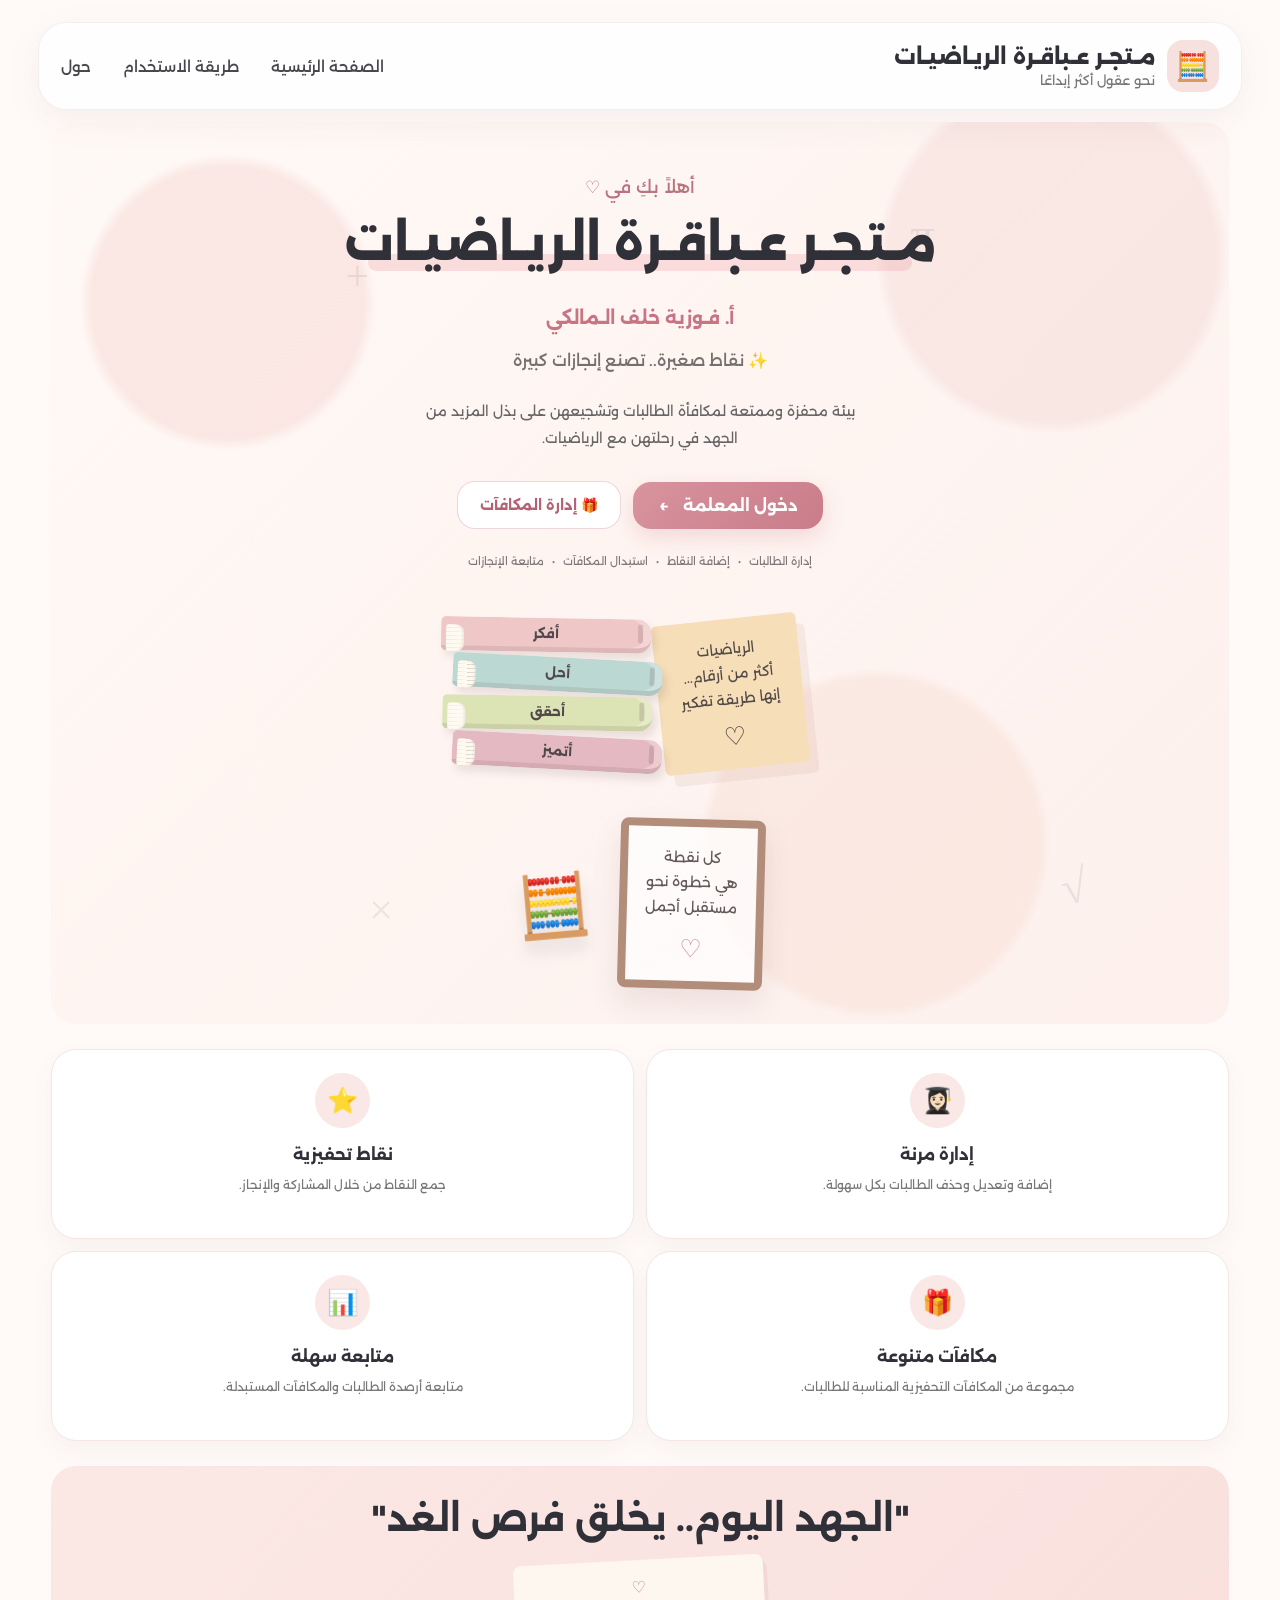
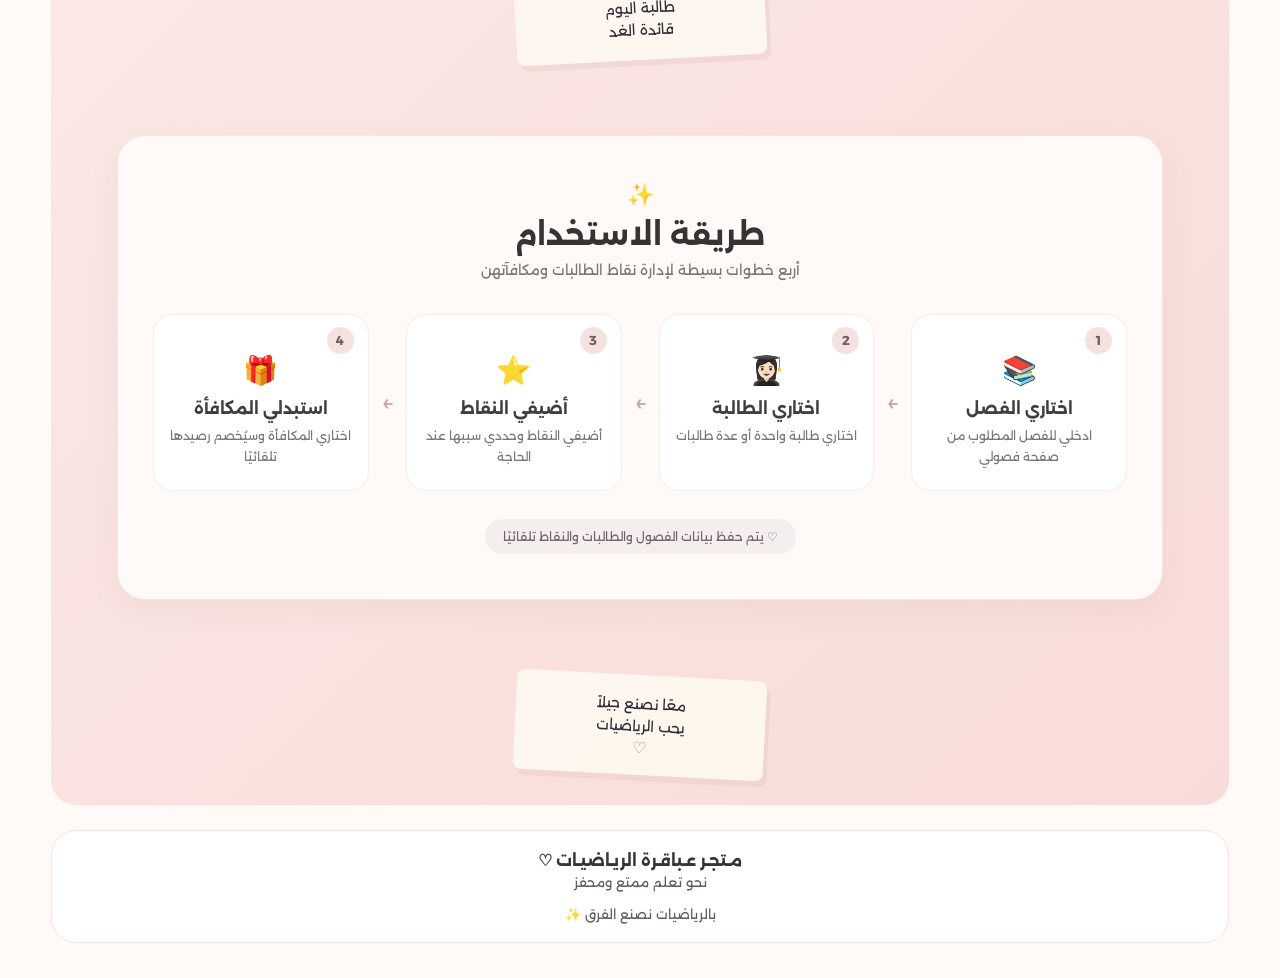
<file: index.html>
<!DOCTYPE html>
<html lang="ar" dir="rtl">

<head>
    <meta charset="UTF-8">

    <meta
        name="viewport"
        content="width=device-width, initial-scale=1.0"
    >

    <title>مـتجـر عـباقـرة الريـاضيـات</title>

    <!-- الخط العربي -->
    <link rel="preconnect" href="https://fonts.googleapis.com">
    <link rel="preconnect" href="https://fonts.gstatic.com" crossorigin>

    <link
    href="https://fonts.googleapis.com/css2?family=Alexandria:wght@400;500;600;700;800&display=swap"
    rel="stylesheet"
>

    <!-- ملف التنسيق -->
    <link rel="stylesheet" href="style.css">
</head>


<body>

    <!-- =========================
         شريط التنقل
    ========================== -->
    <header class="navbar">

        <div class="brand">
            <div class="brand-icon">🧮</div>

            <div>
                <h2>مـتجـر عـباقـرة الريـاضيـات</h2>
                <p>نحو عقول أكثر إبداعًا</p>
            </div>
        </div>


        <nav class="nav-links">
            <a href="#home">الصفحة الرئيسية</a>
            <a href="#about">طريقة الاستخدام</a>
            <a href="#features">حول</a>
        </nav>

    </header>



    <!-- =========================
         الصفحة الرئيسية
    ========================== -->
    <main>

        <section class="hero" id="home">

            <!-- ديكورات رياضية -->
            <span class="math-symbol symbol-one">π</span>
            <span class="math-symbol symbol-two">√</span>
            <span class="math-symbol symbol-three">+</span>
            <span class="math-symbol symbol-four">×</span>


            <!-- الديكور الأيمن -->
            <div class="hero-decoration right-decoration">

                <div class="quote-card">
                    <p>
                        كل نقطة
                        <br>
                        هي خطوة نحو
                        <br>
                        مستقبل أجمل
                    </p>

                    <span>♡</span>
                </div>

                <div class="calculator">
                    🧮
                </div>

            </div>


            <!-- المحتوى الرئيسي -->
            <div class="hero-content">

                <p class="welcome">
                    أهلاً بكِ في ♡
                </p>

                <h1>
                     مـتجـر عـباقـرة الريـاضيـات
                </h1>
<p class="teacher-name">أ. فـوزية خلف الـمالكي</p>
                <h3>
                    ✨ نقاط صغيرة.. تصنع إنجازات كبيرة
                </h3>

                <p class="hero-description">
                    بيئة محفزة وممتعة لمكافأة الطالبات
                    وتشجيعهن على بذل المزيد من الجهد
                    في رحلتهن مع الرياضيات.
                </p>
<div class="hero-main-actions">

    <a href="classes.html" class="main-btn">
        دخول المعلمة
        <span>←</span>
    </a>

    <a href="rewards.html?mode=manage" class="rewards-main-btn">
        🎁 إدارة المكافآت
    </a>

</div>

                <div class="hero-mini-info">
                    <span>إدارة الطالبات</span>
                    <span>•</span>
                    <span>إضافة النقاط</span>
                    <span>•</span>
                    <span>استبدال المكافآت</span>
                    <span>•</span>
                    <span>متابعة الإنجازات</span>
                </div>

            </div>


            <!-- الديكور الأيسر -->
            <div class="hero-decoration left-decoration">

                <div class="sticky-note">
                    <p>
                        الرياضيات
                        <br>
                        أكثر من أرقام...
                        <br>
                        إنها طريقة تفكير
                    </p>

                    <span>♡</span>
                </div>


                <div class="books">
                    <div class="book">أفكر</div>
                    <div class="book">أحل</div>
                    <div class="book">أحقق</div>
                    <div class="book">أتميز</div>
                </div>

            </div>

        </section>



        <!-- =========================
             مميزات النظام
        ========================== -->
        <section class="features" id="features">

            <article class="feature-card">

                <div class="feature-icon">
                    👩🏻‍🎓
                </div>

                <h3>إدارة مرنة</h3>

                <p>
                    إضافة وتعديل وحذف الطالبات
                    بكل سهولة.
                </p>

            </article>


            <article class="feature-card">

                <div class="feature-icon">
                    ⭐
                </div>

                <h3>نقاط تحفيزية</h3>

                <p>
                    جمع النقاط من خلال
                    المشاركة والإنجاز.
                </p>

            </article>


            <article class="feature-card">

                <div class="feature-icon">
                    🎁
                </div>

                <h3>مكافآت متنوعة</h3>

                <p>
                    مجموعة من المكافآت
                    التحفيزية المناسبة للطالبات.
                </p>

            </article>


            <article class="feature-card">

                <div class="feature-icon">
                    📊
                </div>

                <h3>متابعة سهلة</h3>

                <p>
                    متابعة أرصدة الطالبات
                    والمكافآت المستبدلة.
                </p>

            </article>

        </section>



        <!-- =========================
             عبارة تحفيزية
        ========================== -->
        <section class="motivation" id="about">

            <div class="small-note">
                <span>♡</span>
                <p>
                    طالبة اليوم
                    <br>
                    قائدة الغد
                </p>
            </div>
<!-- طريقة الاستخدام -->
<section class="how-to-use" id="how-to-use">

    <div class="how-title">
        <span>✨</span>
        <h2>طريقة الاستخدام</h2>
        <p>أربع خطوات بسيطة لإدارة نقاط الطالبات ومكافآتهن</p>
    </div>

    <div class="how-steps">

        <div class="how-step">
            <span class="step-number">1</span>
            <div class="step-icon">📚</div>
            <h3>اختاري الفصل</h3>
            <p>ادخلي للفصل المطلوب من صفحة فصولي</p>
        </div>

        <div class="how-arrow">←</div>

        <div class="how-step">
            <span class="step-number">2</span>
            <div class="step-icon">👩🏻‍🎓</div>
            <h3>اختاري الطالبة</h3>
            <p>اختاري طالبة واحدة أو عدة طالبات</p>
        </div>

        <div class="how-arrow">←</div>

        <div class="how-step">
            <span class="step-number">3</span>
            <div class="step-icon">⭐</div>
            <h3>أضيفي النقاط</h3>
            <p>أضيفي النقاط وحددي سببها عند الحاجة</p>
        </div>

        <div class="how-arrow">←</div>

        <div class="how-step">
            <span class="step-number">4</span>
            <div class="step-icon">🎁</div>
            <h3>استبدلي المكافأة</h3>
            <p>اختاري المكافأة وسيُخصم رصيدها تلقائيًا</p>
        </div>

    </div>

    <p class="how-note">
        ♡ يتم حفظ بيانات الفصول والطالبات والنقاط تلقائيًا
    </p>

</section>

            <h2>
                "الجهد اليوم.. يخلق فرص الغد"
            </h2>


            <div class="small-note">
                <p>
                    معًا نصنع جيلاً
                    <br>
                    يحب الرياضيات
                </p>
                <span>♡</span>
            </div>

        </section>

    </main>



    <!-- =========================
         الفوتر
    ========================== -->
    <footer>

        <div>
            <strong>مـتجـر عـباقـرة الريـاضيـات ♡</strong>
            <p>نحو تعلم ممتع ومحفز</p>
        </div>

        <p>
            بالرياضيات نصنع الفرق ✨
        </p>

    </footer>



    <!-- ملف JavaScript -->
    <script src="script.js"></script>

</body>

</html>
</file>
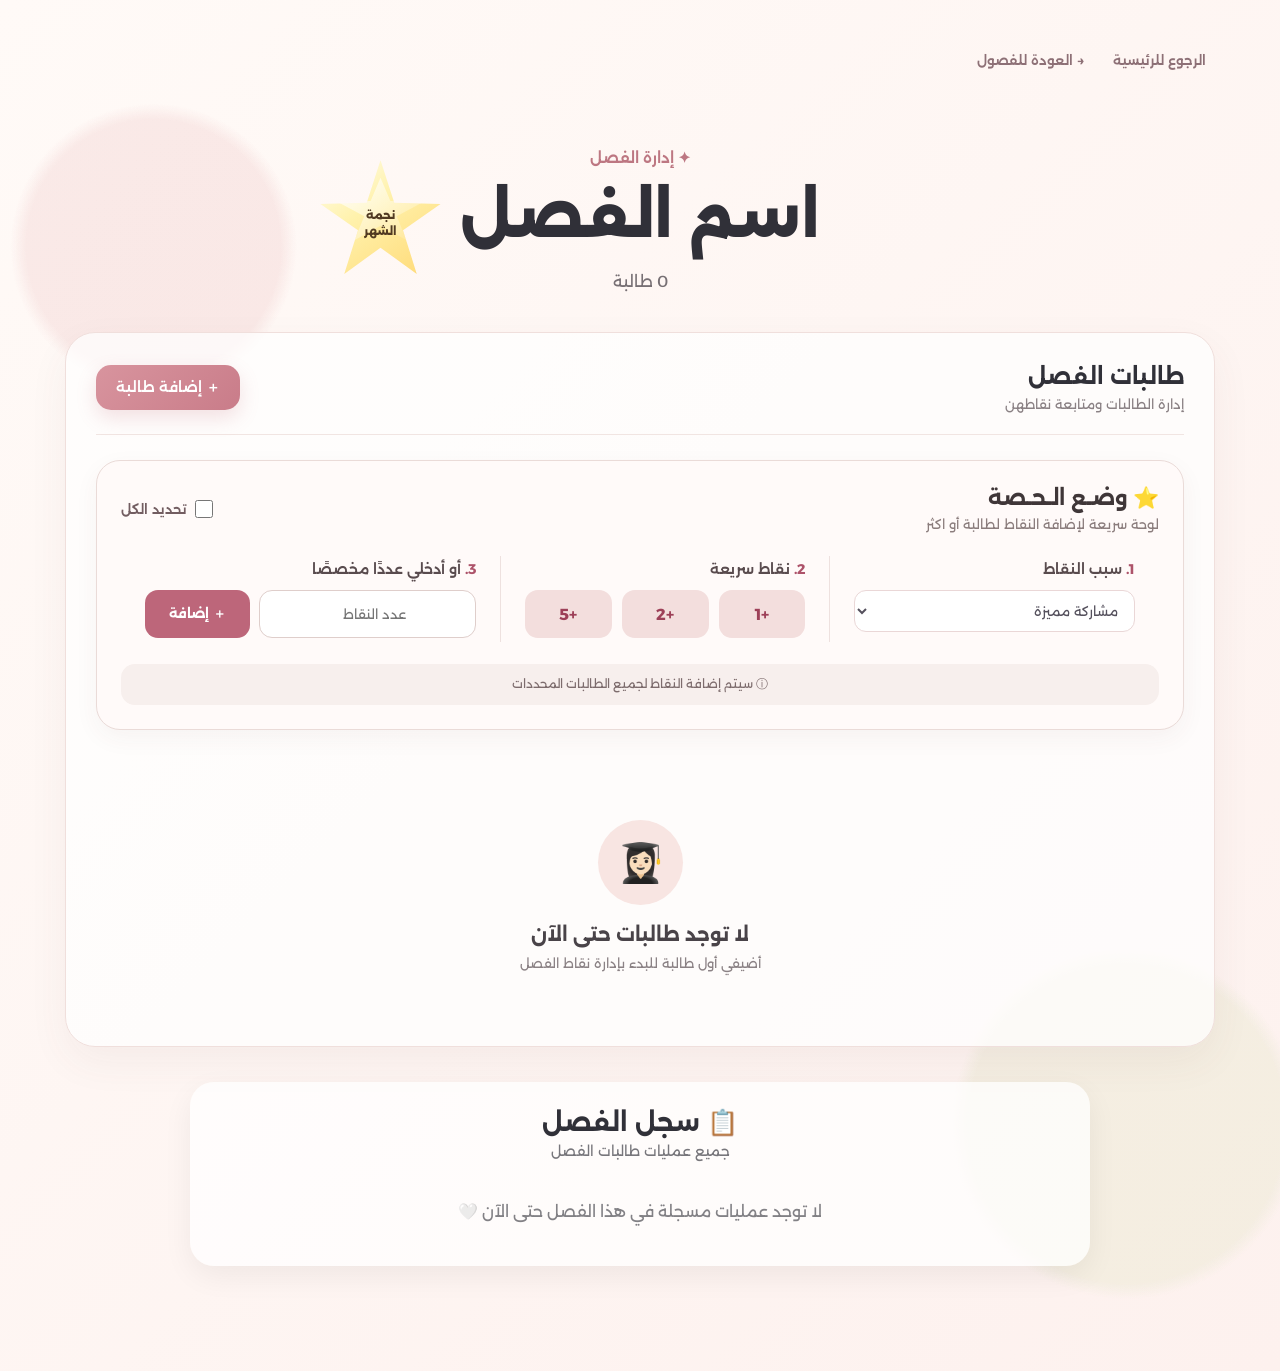
<file: class.html>
<!DOCTYPE html>
<html lang="ar" dir="rtl">

<head>
    <meta charset="UTF-8">

    <meta
        name="viewport"
        content="width=device-width, initial-scale=1.0"
    >

    <title>إدارة الفصل | مـتجـر عـباقـرة الريـاضيـات</title>

    <link rel="preconnect" href="https://fonts.googleapis.com">
    <link rel="preconnect" href="https://fonts.gstatic.com" crossorigin>
<link
    href="https://fonts.googleapis.com/css2?family=Alexandria:wght@400;500;600;700;800&display=swap"
    rel="stylesheet"
>

<link
    href="https://fonts.googleapis.com/css2?family=Aref+Ruqaa:wght@400;700&display=swap"
    rel="stylesheet"
>
<link
    href="https://fonts.googleapis.com/css2?family=Marhey:wght@400;500;600;700&display=swap"
    rel="stylesheet"
>
    <link rel="stylesheet" href="style.css">
</head>

<body>

    <main class="class-page">
<a href="index.html" class="home-link">
     الرجوع للرئيسية
</a>
        <a href="classes.html" class="back-link">
            → العودة للفصول
        </a>

   
<section class="classes-header"> 
    
    <button type="button" id="monthStarBtn" class="month-star-btn">
    <span>نجمة</span>

    <span>الشهر</span>
</button>
            <span class="class-small-title">
                ✦ إدارة الفصل
            </span>

            <h1 id="currentClassName">
                اسم الفصل
            </h1>

            <p>
                <span id="currentStudentsCount">0</span>
                طالبة
            </p>

        </section>


        <section class="students-section">

            <div class="students-section-header">

                <div>
                    <h2>طالبات الفصل</h2>

                    <p>
                        إدارة الطالبات ومتابعة نقاطهن
                    </p>
                </div>

                <button
                    class="add-student-btn"
                    id="addStudentBtn"
                >
                    ＋ إضافة طالبة
                </button>

            </div>
<!-- إضافة نقاط للمحددات -->
<div class="group-points-bar">

    <div class="group-points-heading">

        <div class="group-heading-text">
            <h3>⭐ وضـع الـحـصة</h3>
            <p>لوحة سريعة لإضافة النقاط لطالبة أو اكثر </p>
        </div>

        <label class="select-all-label">
            <input type="checkbox" id="selectAllStudents">
            تحديد الكل
        </label>

    </div>


    <div class="group-points-actions">

        <!-- 1: سبب النقاط -->
        <div class="group-action-block">

            <span class="group-step-title">
                <b>1.</b> سبب النقاط
            </span>

            <select id="pointsReason">
                <option value="مشاركة مميزة">مشاركة مميزة</option>
                <option value="حل الواجب">حل الواجب</option>
                <option value="الالتزام والهدوء">الالتزام والهدوء</option>
                <option value="مساعدة زميلة">مساعدة زميلة</option>
                <option value="تفوق في اختبار">تفوق في اختبار</option>
                <option value="other">أخرى...</option>
            </select>

            <input
                type="text"
                id="customReason"
                placeholder="اكتبي السبب"
                style="display: none;"
            >

        </div>


        <!-- 2: نقاط سريعة -->
        <div class="group-action-block">

            <span class="group-step-title">
                <b>2.</b> نقاط سريعة
            </span>

            <div class="quick-group-buttons">

                <button
                    class="group-point-btn"
                    data-points="1"
                >
                    +1
                </button>

                <button
                    class="group-point-btn"
                    data-points="2"
                >
                    +2
                </button>

                <button
                    class="group-point-btn"
                    data-points="5"
                >
                    +5
                </button>

            </div>

        </div>


        <!-- 3: عدد مخصص -->
        <div class="group-action-block">

            <span class="group-step-title">
                <b>3.</b> أو أدخلي عددًا مخصصًا
            </span>

            <div class="custom-points-row">

                <input
                    type="number"
                    id="customGroupPoints"
                    min="1"
                    placeholder="عدد النقاط"
                >

                <button id="addCustomGroupPoints">
                    ＋ إضافة
                </button>

            </div>

        </div>

    </div>


    <div class="group-points-note">
        ⓘ سيتم إضافة النقاط لجميع الطالبات المحددات
    </div>

</div>

            <div
                class="students-grid"
                id="studentsGrid"
            ></div>


            <div
                class="empty-students"
                id="emptyStudents"
            >

                <div class="empty-student-icon">
                    👩🏻‍🎓
                </div>

                <h3>
                    لا توجد طالبات حتى الآن
                </h3>

                <p>
                    أضيفي أول طالبة للبدء بإدارة نقاط الفصل
                </p>

            </div>

        </section>
<!-- سجل الفصل العام -->
<section class="class-history-section">

    <div class="class-history-title">
        <h2>📋 سجل الفصل</h2>
        <p>جميع عمليات طالبات الفصل</p>
    </div>

    <div
        class="class-history-list"
        id="classHistoryList">
    </div>

    <p
        class="empty-class-history"
        id="emptyClassHistory">
        لا توجد عمليات مسجلة في هذا الفصل حتى الآن 🤍
    </p>

</section>
    </main>

<!-- نافذة إضافة طالبة -->
<div class="modal-overlay" id="studentModal">

    <div class="class-modal">

        <button
            class="close-modal"
            id="closeStudentModal"
        >
            ×
        </button>

        <div class="modal-icon">👩🏻‍🎓</div>

        <h2>إضافة طالبة</h2>

        <p>
            اكتبي اسم الطالبة لإضافتها إلى هذا الفصل
        </p>

        <input
            type="text"
            id="studentNameInput"
            placeholder="اسم الطالبة"
            maxlength="60"
            autocomplete="off"
        >

        <button
            class="save-class-btn"
            id="saveStudentBtn"
        >
            إضافة الطالبة
        </button>

    </div>

</div>
</div>
<!-- =========================
     لعبة نجمة الشهر
========================= -->

<div id="monthStarGame" class="month-star-game">

    <div class="month-star-game-box">

        <button
            type="button"
            id="closeMonthStarGame"
            class="close-star-game"
            aria-label="إغلاق"
        >
            ×
        </button>

        <div class="star-game-icon">⭐</div>

        <span class="star-game-small">
            حان وقت الإعلان
        </span>

        <h2>من هي نجمة الشهر؟</h2>


        <!-- هنا سيظهر العد التنازلي -->
        <div
            id="starCountdown"
            class="star-countdown"
        ></div>

        <!-- هنا ستظهر الفائزة لاحقًا -->
        <div
            id="starWinnerResult"
            class="star-winner-result"
        ></div>

    </div>

</div>
<!-- =========================
     شهادة نجمة الشهر
========================= -->

<div id="starCertificateModal" class="star-certificate-modal">

    <div class="certificate-window">

        <!-- زر الإغلاق -->
        <button
            type="button"
            id="closeStarCertificate"
            class="close-certificate"
            aria-label="إغلاق"
        >
            ×
        </button>


        <!-- الشهادة -->
        <div id="starCertificate" class="star-certificate">
<!-- الزخارف الداخلية -->
<div class="certificate-ornament certificate-ornament-top">
    ❦ ───── ✦ ───── ❦
</div>

<div class="certificate-side-ornament ornament-right">
    ❧
</div>

<div class="certificate-side-ornament ornament-left">
    ❧
</div>


<!-- عنوان الشهادة -->
<h2 class="certificate-title" >
    شهادة شكر وتقدير
</h2>
<div class="certificate-divider">
    <span></span>
    <b>✦</b>
    <span></span>
</div>


<!-- مقدمة -->
<p class="certificate-presented">
    تُهدى هذه الشهادة إلى
</p>


<!-- اسم الطالبة -->
<div class="certificate-name-area">

    <div
        id="certificateStudentName"
        class="certificate-student-name"
    >
        اسم الطالبة
    </div>

    <div class="certificate-name-line">
        ❦
    </div>

</div>


<!-- سبب التكريم -->
<div class="certificate-achievement">

    <p>
        لحصولها على لقب
        <strong>نجمة الشهر</strong>
    </p>

    <p>
        وتحقيقها أعلى رصيد في الفصل
    </p>

</div>


<!-- المعلومات السفلية -->
<div class="certificate-bottom-info">

    <!-- الرصيد -->
    <div class="certificate-detail">

        <span>
            الرصيد
        </span>

        <strong id="certificatePoints">
            —
        </strong>

    </div>


    <!-- الميدالية -->
    <div class="certificate-medal">

        <div class="certificate-laurel">
            ❧
            <span>★</span>
            ❧
        </div>

    </div>


    <!-- الفصل -->
    <div class="certificate-detail">

        <span>
            الفصل
        </span>

        <strong id="certificateClassName">
            —
        </strong>

    </div>

</div>


<!-- العبارة الختامية -->
<div class="certificate-final-message">
    ✦ تستحقين التألق والتميّز ✦
</div>


<div class="certificate-store">
مـتجـر عـباقـرة الريـاضيـات
</div>


<div class="certificate-ornament certificate-ornament-bottom">
    ❦ ───── ✦ ───── ❦
</div>
           
        </div>


        <!-- زر الطباعة -->
        <button
            type="button"
            id="printStarCertificate"
            class="print-certificate-btn"
        >
            🖨️ طباعة / حفظ PDF
        </button>

    </div>

</div>
    <script src="script.js"></script>

</body>

</html>
</file>
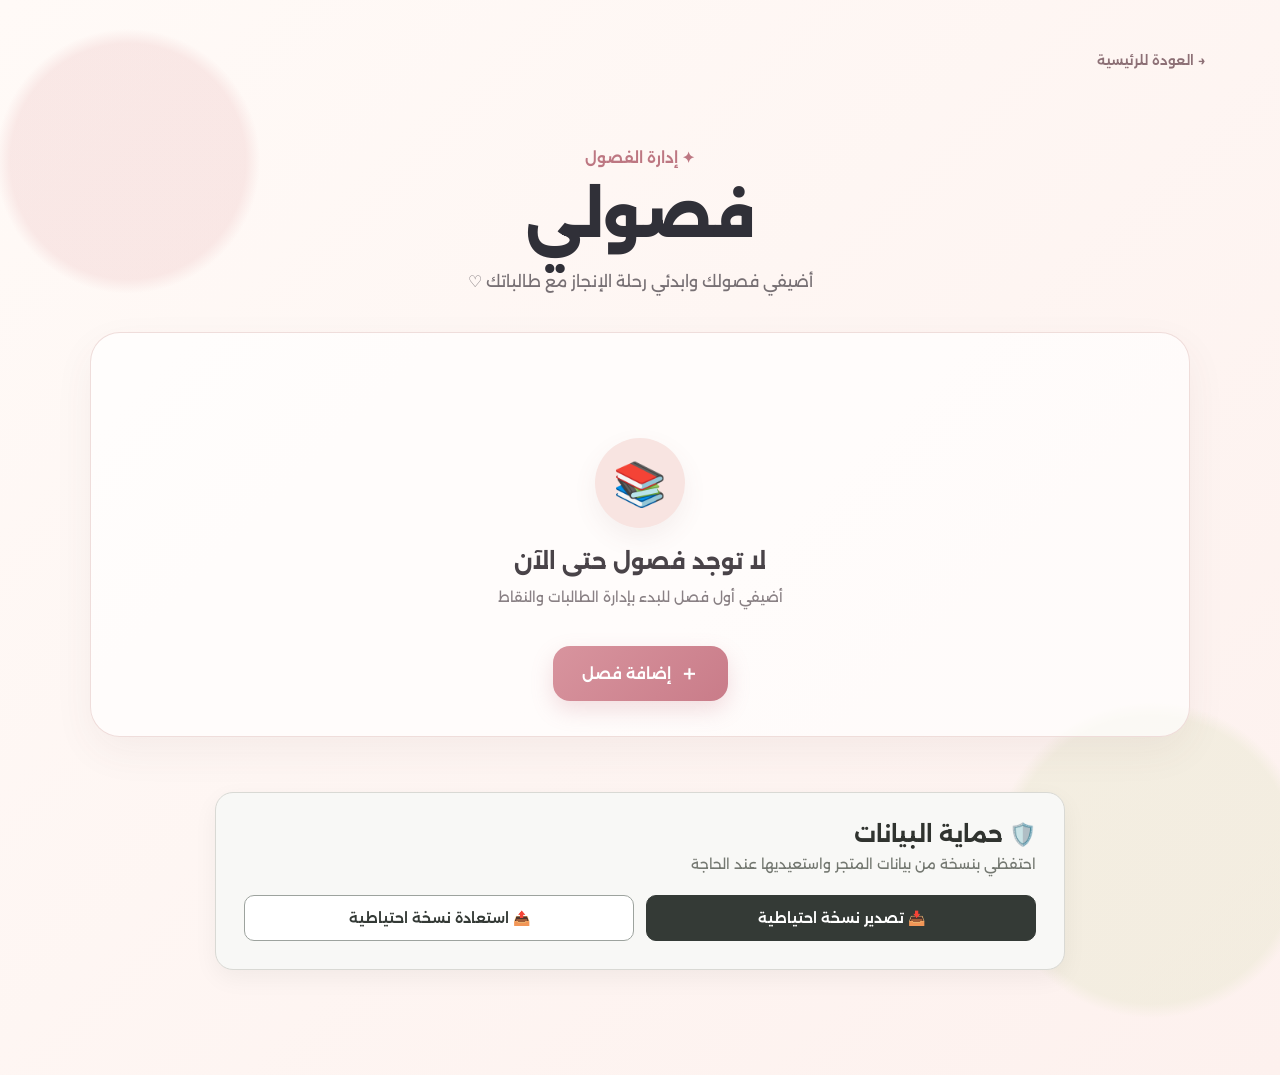
<file: classes.html>
<!DOCTYPE html>
<html lang="ar" dir="rtl">

<head>
    <meta charset="UTF-8">

    <meta
        name="viewport"
        content="width=device-width, initial-scale=1.0"
    >

    <title>فصولي | مـتجـر عـباقـرة الريـاضيـات</title>

    <!-- خط Alexandria -->
    <link rel="preconnect" href="https://fonts.googleapis.com">
    <link rel="preconnect" href="https://fonts.gstatic.com" crossorigin>

    <link
        href="https://fonts.googleapis.com/css2?family=Alexandria:wght@400;500;600;700;800&display=swap"
        rel="stylesheet"
    >

    <!-- نفس ملف CSS -->
    <link rel="stylesheet" href="style.css">
</head>

<body>

    <main class="classes-page">

        <a href="index.html" class="back-link">
            → العودة للرئيسية
        </a>

        <section class="classes-header">
            <span class="classes-small-title">✦ إدارة الفصول</span>

            <h1>فصولي</h1>

            <p>
                أضيفي فصولك وابدئي رحلة الإنجاز مع طالباتك ♡
            </p>
        </section>


        <section class="classes-container">

            <!-- هنا ستظهر الفصول لاحقًا -->
            <div class="classes-grid" id="classesGrid"></div>


            <!-- يظهر إذا لم تتم إضافة أي فصل -->
            <div class="empty-classes" id="emptyClasses">

                <div class="empty-icon">📚</div>

                <h2>لا توجد فصول حتى الآن</h2>

                <p>
                    أضيفي أول فصل للبدء بإدارة الطالبات والنقاط
                </p>

            </div>


            <button class="add-class-btn" id="addClassBtn">
                <span>＋</span>
                إضافة فصل
            </button>

        </section>
<!-- النسخ الاحتياطي -->
<section class="backup-section">

    <div class="backup-title">
        <h2>🛡️ حماية البيانات</h2>
        <p>احتفظي بنسخة من بيانات المتجر واستعيديها عند الحاجة</p>
    </div>

    <div class="backup-actions">

        <button
            type="button"
            id="exportBackupBtn"
            class="export-backup-btn">
            📥 تصدير نسخة احتياطية
        </button>

        <button
            type="button"
            id="importBackupBtn"
            class="import-backup-btn">
            📤 استعادة نسخة احتياطية
        </button>

        <input
            type="file"
            id="backupFileInput"
            accept=".json,application/json"
            hidden>

    </div>

</section>
    </main>

<!-- نافذة إضافة فصل -->
<div class="modal-overlay" id="classModal">

    <div class="class-modal">

        <button class="close-modal" id="closeClassModal">
            ×
        </button>

        <div class="modal-icon">📚</div>

        <h2>إضافة فصل جديد</h2>

        <p>
            اكتبي اسم الفصل الذي تريدين إضافته
        </p>

        <input
            type="text"
            id="classNameInput"
            placeholder="مثال: الصف الأول / أ"
            maxlength="40"
        >

        <button class="save-class-btn" id="saveClassBtn">
            إضافة الفصل
        </button>

    </div>

</div>
    <script src="script.js"></script>

</body>

</html>
</file>
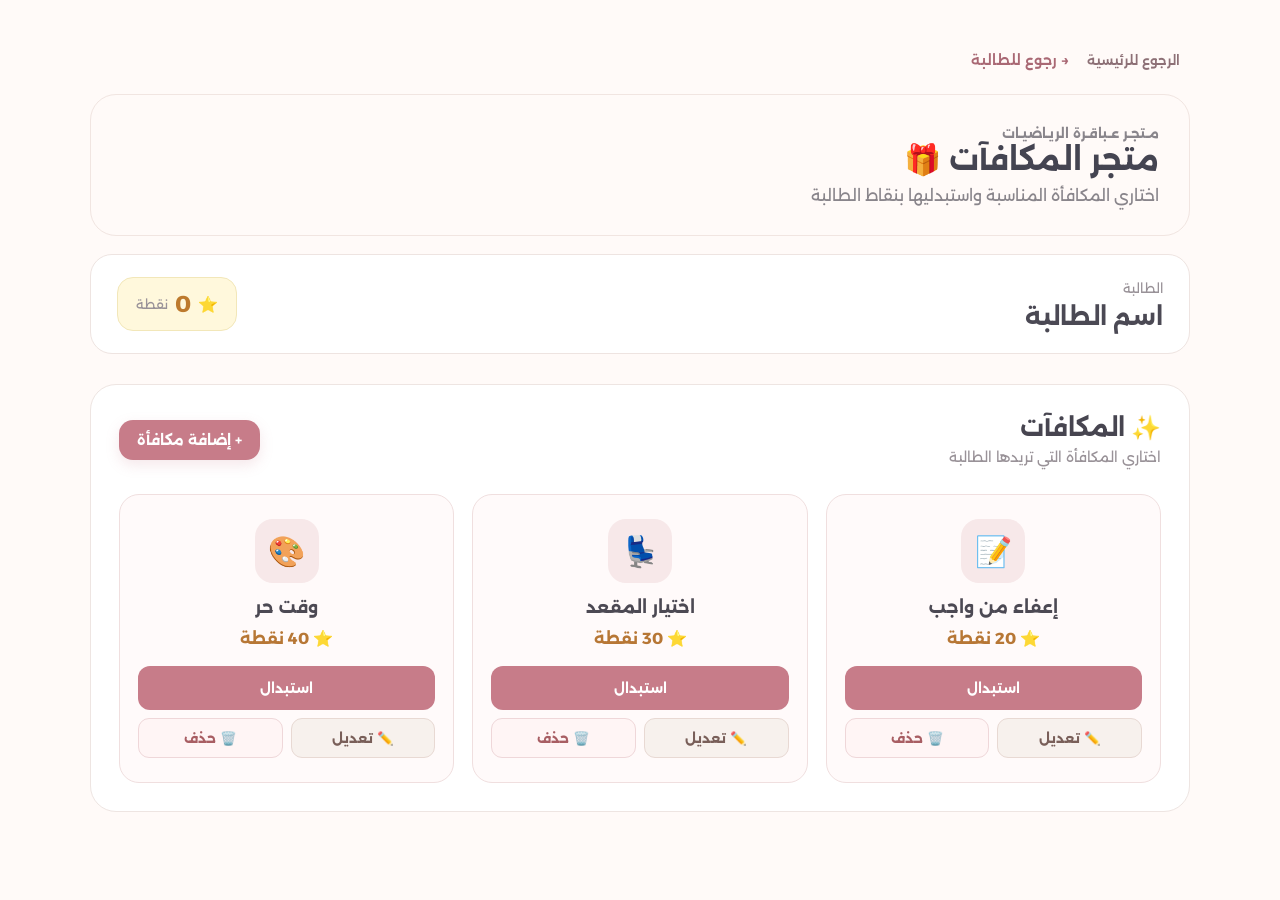
<file: rewards.html>
<!DOCTYPE html>
<html lang="ar" dir="rtl">

<head>
    <meta charset="UTF-8">

    <meta
        name="viewport"
        content="width=device-width, initial-scale=1.0"
    >

    <title>متجر المكافآت 🎁</title>

    <!-- نفس خط الموقع -->
    <link rel="preconnect" href="https://fonts.googleapis.com">
    <link rel="preconnect" href="https://fonts.gstatic.com" crossorigin>

    <link
        href="https://fonts.googleapis.com/css2?family=Alexandria:wght@300;400;500;600;700&display=swap"
        rel="stylesheet"
    >

    <link rel="stylesheet" href="style.css">
</head>


<body>

    <main class="rewards-page">
<a href="index.html" class="home-link">
     الرجوع للرئيسية
</a>
        <!-- الرجوع للطالبة -->
       <a href="student.html" class="rewards-back-btn" id="backToStudentBtn">
   → رجوع للطالبة 
</a>

        <!-- رأس المتجر -->
        <section class="rewards-header">

            <div>
                <p class="rewards-small-title"> مـتجـر عـباقـرة الريـاضيـات</p>
                <h1>متجر المكافآت 🎁</h1>
                <p>
                    اختاري المكافأة المناسبة واستبدليها بنقاط الطالبة
                </p>
            </div>

        </section>


        <!-- معلومات الطالبة -->
        <section class="reward-student-info">

            <div>
                <span>الطالبة</span>

                <h2 id="rewardStudentName">
                    اسم الطالبة
                </h2>
            </div>


            <div class="reward-student-balance">
                ⭐
                <strong id="rewardStudentPoints">0</strong>
                <span>نقطة</span>
            </div>

        </section>


        <!-- المكافآت -->
        <section class="rewards-section">
<div class="rewards-title">

    <div>
        <h2>✨ المكافآت</h2>
        <p>اختاري المكافأة التي تريدها الطالبة</p>
    </div>

    <button
        type="button"
        id="addRewardBtn"
        class="add-reward-btn"
    >
        + إضافة مكافأة
    </button>

</div>


            <div
                class="rewards-grid"
                id="rewardsGrid"
            >

                <!-- سنضيف المكافآت هنا بالجافاسكربت -->

            </div>

        </section>

        <!-- نافذة إضافة مكافأة -->
<div class="reward-modal" id="rewardModal">

    <div class="reward-modal-content">

        <button
            type="button"
            class="close-reward-modal"
            id="closeRewardModal"
        >
            ×
        </button>

        <h2 id="rewardModalTitle">🎁 إضافة مكافأة جديدة</h2>

        <label for="rewardName">اسم المكافأة</label>
        <input
            type="text"
            id="rewardName"
            placeholder="مثال: إعفاء من واجب"
        >

        <label for="rewardPoints">سعر المكافأة بالنقاط</label>
        <input
            type="number"
            id="rewardPoints"
            min="1"
            placeholder="مثال: 20"
        >

        <button
            type="button"
            id="saveRewardBtn"
            class="save-reward-btn"
        >
            إضافة المكافأة
        </button>

    </div>

</div>
    </main>


    <script src="script.js"></script>

</body>

</html>
</file>
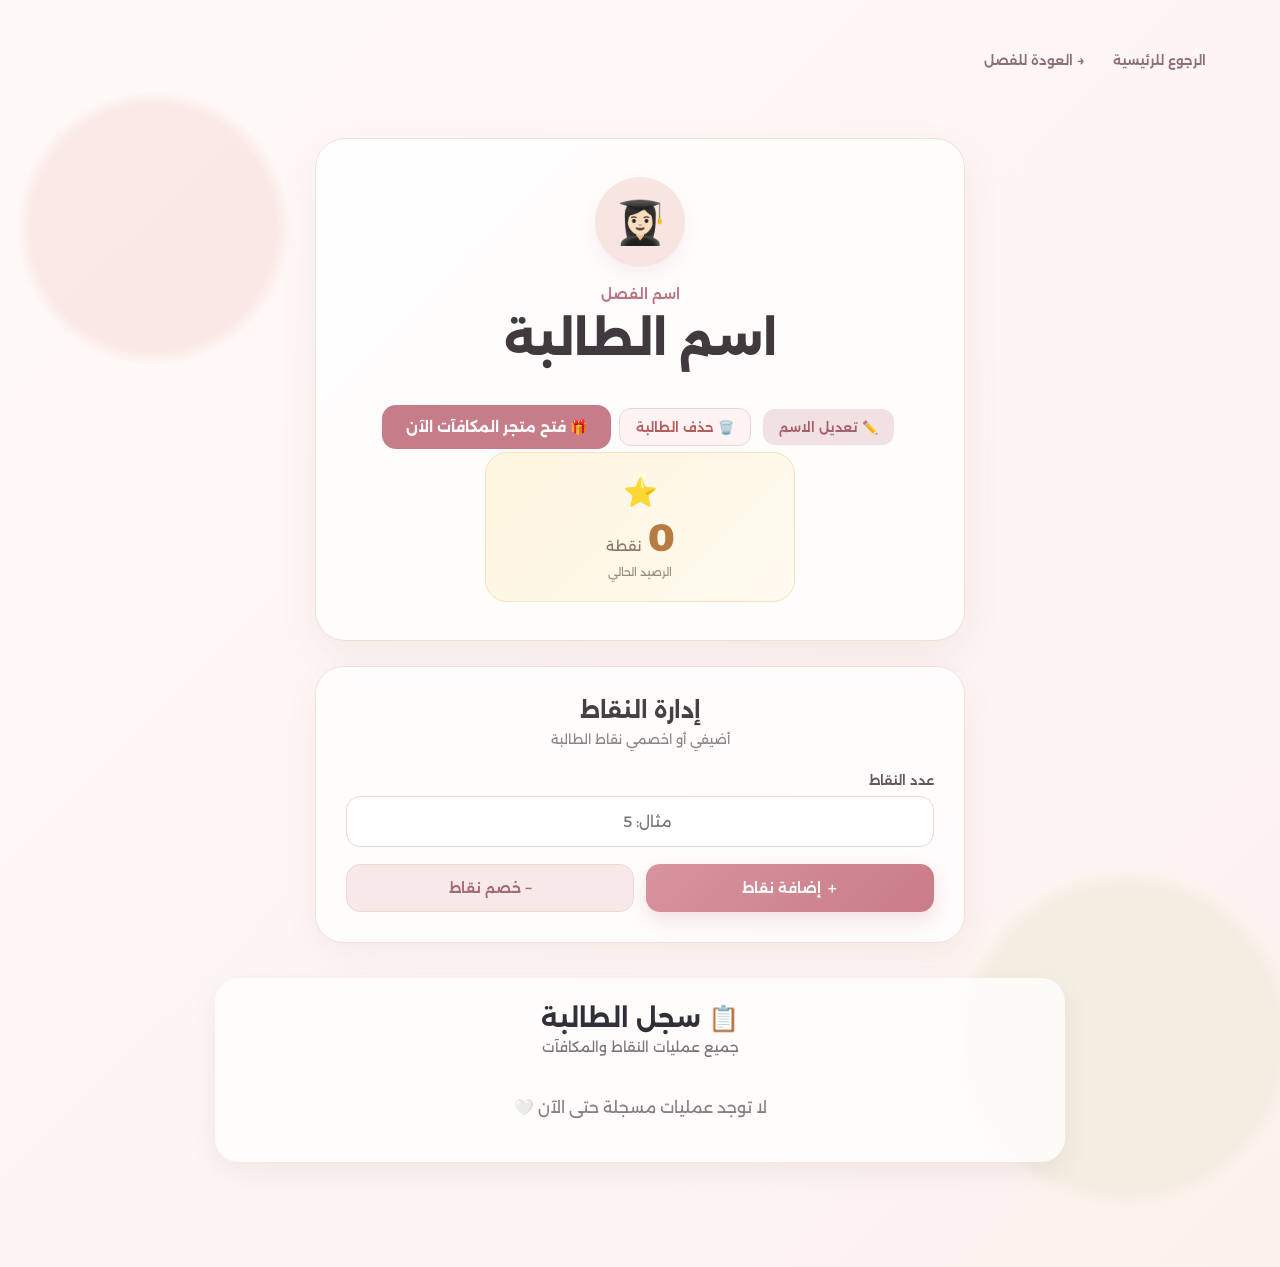
<file: student.html>
<!DOCTYPE html>
<html lang="ar" dir="rtl">

<head>
    <meta charset="UTF-8">

    <meta
        name="viewport"
        content="width=device-width, initial-scale=1.0"
    >

    <title>إدارة الطالبة | معمل الرياضيات</title>

    <link rel="preconnect" href="https://fonts.googleapis.com">
    <link rel="preconnect" href="https://fonts.gstatic.com" crossorigin>

    <link
        href="https://fonts.googleapis.com/css2?family=Alexandria:wght@400;500;600;700;800&display=swap"
        rel="stylesheet"
    >

    <link rel="stylesheet" href="style.css">
</head>

<body>

    <main class="student-page">
<a href="index.html" class="home-link">
  الرجوع للرئيسية
</a>
        <a href="class.html" class="back-link">
            → العودة للفصل
        </a>

        <section class="student-profile">

            <div class="student-profile-avatar">
                👩🏻‍🎓
            </div>

            <p class="student-class-name" id="studentClassName">
                اسم الفصل
            </p>

            <h1 id="studentPageName">
                اسم الطالبة
            </h1>
<button type="button" id="editStudentNameBtn" class="edit-student-name-btn">
    ✏️ تعديل الاسم
</button>
<button type="button" id="deleteStudentBtn" class="delete-student-btn">
    🗑️ حذف الطالبة
</button>
<a href="rewards.html" class="open-rewards-btn">
    🎁 فتح متجر المكافآت الآن
</a>
            <div class="points-balance">

                <span class="points-star">⭐</span>

                <div>
                    <strong id="studentPagePoints">0</strong>
                    <span>نقطة</span>
                </div>

                <p>الرصيد الحالي</p>

            </div>

        </section>


        <section class="points-management">

            <div class="points-title">
                <h2>إدارة النقاط</h2>

                <p>
                    أضيفي أو اخصمي نقاط الطالبة
                </p>
            </div>


            <div class="points-actions">

                <div class="points-input-group">

                    <label for="pointsAmount">
                        عدد النقاط
                    </label>

                    <input
                        type="number"
                        id="pointsAmount"
                        min="1"
                        placeholder="مثال: 5"
                    >

                </div>


                <div class="points-buttons">

                    <button
                        class="add-points-btn"
                        id="addPointsBtn"
                    >
                        ＋ إضافة نقاط
                    </button>

                    <button
                        class="remove-points-btn"
                        id="removePointsBtn"
                    >
                        − خصم نقاط
                    </button>

                </div>

            </div>

        </section>
<!-- سجل الطالبة -->
<section class="student-history-section">

    <div class="student-history-title">
        <h2>📋 سجل الطالبة</h2>
        <p>جميع عمليات النقاط والمكافآت</p>
    </div>

    <div
        class="student-history-list"
        id="studentHistoryList">
    </div>

    <p
        class="empty-student-history"
        id="emptyStudentHistory">
        لا توجد عمليات مسجلة حتى الآن 🤍
    </p>

</section>
    </main>


    <script src="script.js"></script>

</body>

</html>
</file>
<file: style.css>
/* =========================
   إعدادات عامة
========================= */

* {
    margin: 0;
    padding: 0;
    box-sizing: border-box;
}

html {
    scroll-behavior: smooth;
}
body {
    font-family: "Alexandria", sans-serif;
    background: #fffaf8;
    color: #303038;
    overflow-x: hidden;
}

button,
a {
    font-family: inherit;
}

button {
    border: none;
    cursor: pointer;
}


/* =========================
   شريط التنقل
========================= */

.navbar {
    width: min(94%, 1400px);
    min-height: 88px;
    margin: 22px auto 0;
    padding: 14px 22px;

    display: flex;
    align-items: center;
    justify-content: space-between;
    gap: 25px;

    background: rgba(255, 255, 255, 0.82);
    border: 1px solid rgba(208, 137, 147, 0.15);
    border-radius: 28px;

    box-shadow: 0 10px 35px rgba(110, 73, 76, 0.07);

    position: relative;
    z-index: 20;
}

.brand {
    display: flex;
    align-items: center;
    gap: 12px;
}

.brand-icon {
    width: 52px;
    height: 52px;

    display: grid;
    place-items: center;

    background: #f7e1df;
    border-radius: 16px;

    font-size: 28px;
}

.brand h2 {
    font-size: 21px;
    font-weight: 800;
}

.brand p {
    margin-top: 3px;
    font-size: 13px;
    color: #777;
}

.nav-links {
    display: flex;
    align-items: center;
    gap: 32px;
}

.nav-links a {
    color: #46464d;
    text-decoration: none;
    font-size: 15px;
    font-weight: 500;

    transition: 0.25s;
}

.nav-links a:hover {
    color: #c47d88;
}

.teacher-btn,
.main-btn {
    background: linear-gradient(
        135deg,
        #d8949e,
        #c97c89
    );

    color: white;

    border-radius: 18px;

    box-shadow: 0 8px 22px rgba(194, 112, 126, 0.22);

    transition:
        transform 0.25s ease,
        box-shadow 0.25s ease;
}

.teacher-btn {
    padding: 13px 21px;
    font-size: 15px;
}

.teacher-btn:hover,
.main-btn:hover {
    transform: translateY(-3px);
    box-shadow: 0 12px 26px rgba(194, 112, 126, 0.28);
}


/* =========================
   Hero
========================= */

.hero {
    width: min(94%, 1400px);
    min-height: 630px;

    margin: 18px auto 0;
    padding: 65px 45px;

    border-radius: 35px;

    position: relative;

    display: grid;
    grid-template-columns: 1fr 1.5fr 1fr;
    align-items: center;
    gap: 35px;

    overflow: hidden;

    background:
        radial-gradient(
            circle at 15% 20%,
            rgba(240, 188, 187, 0.28) 0 11%,
            transparent 12%
        ),
        radial-gradient(
            circle at 85% 15%,
            rgba(238, 202, 199, 0.30) 0 13%,
            transparent 14%
        ),
        radial-gradient(
            circle at 70% 80%,
            rgba(248, 221, 211, 0.45) 0 15%,
            transparent 16%
        ),
        linear-gradient(
            135deg,
            #fff9f5,
            #fdf0ed
        );
}


/* رموز الرياضيات بالخلفية */

.math-symbol {
    position: absolute;
    color: rgba(108, 100, 100, 0.18);
    font-family: Georgia, serif;
    user-select: none;
}

.symbol-one {
    top: 85px;
    right: 25%;
    font-size: 48px;
}

.symbol-two {
    bottom: 110px;
    right: 12%;
    font-size: 48px;
    transform: rotate(-10deg);
}

.symbol-three {
    top: 130px;
    left: 25%;
    font-size: 42px;
}

.symbol-four {
    bottom: 90px;
    left: 27%;
    font-size: 42px;
}


/* =========================
   منتصف الصفحة
========================= */

.hero-content {
    text-align: center;
    position: relative;
    z-index: 3;
}

.welcome {
    color: #bb737e;
    font-size: 21px;
    font-weight: 500;
    margin-bottom: 16px;
}

.hero-content h1 {
    display: inline-block;

    position: relative;

    font-size: clamp(38px, 4.4vw, 67px);
    line-height: 1.25;
    font-weight: 800;

    margin-bottom: 20px;
}

.hero-content h1::after {
    content: "";

    position: absolute;

    right: 4%;
    bottom: 2px;

    width: 92%;
    height: 17px;

    background: rgba(235, 166, 171, 0.32);

    border-radius: 20px;

    z-index: -1;
}

.hero-content h3 {
    font-size: 20px;
    color: #766f70;
    font-weight: 500;

    margin-bottom: 24px;
}

.hero-description {
    max-width: 580px;

    margin: 0 auto 30px;

    font-size: 17px;
    line-height: 2;
    color: #666;
}

.main-btn {
    min-width: 220px;

    padding: 16px 30px;

    font-size: 18px;
    font-weight: 700;
}

.main-btn span {
    margin-right: 10px;
}

.hero-mini-info {
    margin-top: 25px;

    display: flex;
    justify-content: center;
    flex-wrap: wrap;
    gap: 8px;

    color: #81787a;
    font-size: 13px;
}


/* =========================
   ديكورات Hero
========================= */

.hero-decoration {
    position: relative;
    z-index: 2;
}

.right-decoration {
    display: flex;
    flex-direction: column;
    align-items: center;
    gap: 28px;
}

.quote-card {
    width: 210px;
    min-height: 245px;

    padding: 34px 22px;

    display: flex;
    flex-direction: column;
    justify-content: center;

    text-align: center;

    background: rgba(255, 255, 255, 0.72);

    border: 8px solid #b28d79;
    border-radius: 8px;

    box-shadow: 0 15px 30px rgba(89, 63, 57, 0.10);

    transform: rotate(1.5deg);
}

.quote-card p {
    font-size: 21px;
    line-height: 1.8;
    color: #625958;
}

.quote-card span {
    margin-top: 12px;
    font-size: 25px;
    color: #d38a96;
}

.calculator {
    font-size: 75px;

    transform: rotate(-5deg);

    filter: drop-shadow(
        0 12px 8px rgba(0, 0, 0, 0.10)
    );
}


/* اليسار */

.left-decoration {
    display: flex;
    flex-direction: column;
    align-items: center;
    gap: 35px;
}

.sticky-note {
    width: 210px;
    min-height: 205px;

    padding: 30px 24px;

    background: #f6deb8;

    border-radius: 5px;

    box-shadow: 8px 12px 0 rgba(191, 143, 123, 0.12);

    transform: rotate(-6deg);

    text-align: center;
}

.sticky-note p {
    font-size: 19px;
    line-height: 1.8;
    color: #544b48;
}

.sticky-note span {
    display: block;
    margin-top: 8px;

    font-size: 25px;
}
.books {
    width: 225px;
    display: flex;
    flex-direction: column;
    align-items: center;
    gap: 5px;
    transform: rotate(2deg);
}

.book {
    width: 210px;
    height: 48px;

    position: relative;

    display: flex;
    align-items: center;
    justify-content: center;

    border-radius: 5px 14px 14px 5px;

    font-size: 17px;
    font-weight: 700;
    color: #51494b;

    /* سماكة الكتاب */
    border-bottom: 5px solid rgba(90, 70, 70, 0.12);

    box-shadow:
        4px 6px 8px rgba(83, 60, 60, 0.12),
        inset -8px 0 0 rgba(255,255,255,0.25);
}

/* كعب الكتاب */
.book::before {
    content: "";

    position: absolute;
    right: 8px;
    top: 5px;
    bottom: 5px;

    width: 5px;

    border-radius: 5px;

    background: rgba(100, 70, 75, 0.18);
}

/* شكل الصفحات من الطرف */
.book::after {
    content: "";

    position: absolute;
    left: 5px;
    top: 8px;

    width: 18px;
    height: 27px;

    border-radius: 3px 8px 8px 3px;

    background:
        repeating-linear-gradient(
            to bottom,
            #fffaf1 0px,
            #fffaf1 3px,
            #ddd3c7 4px
        );

    box-shadow: inset -2px 0 2px rgba(0,0,0,0.06);
}


/* نخلي الكتب مو فوق بعض بشكل مثالي */

.book:nth-child(1) {
    background: #efc7c7;
    transform: translateX(-7px) rotate(-1deg);
}

.book:nth-child(2) {
    background: #bcd8d2;
    transform: translateX(6px) rotate(1deg);
}

.book:nth-child(3) {
    background: #dce3b5;
    transform: translateX(-3px) rotate(-1deg);
}

.book:nth-child(4) {
    background: #e5b9c1;
    transform: translateX(8px) rotate(1deg);
}

/* =========================
   المميزات
========================= */

.features {
    width: min(94%, 1400px);

    margin: 25px auto;

    display: grid;
    grid-template-columns: repeat(4, 1fr);
    gap: 18px;
}

.feature-card {
    min-height: 220px;

    padding: 30px 22px;

    text-align: center;

    background: #ffffff;

    border: 1px solid #f4e6e3;
    border-radius: 25px;

    box-shadow: 0 10px 25px rgba(105, 77, 73, 0.05);

    transition:
        transform 0.25s ease,
        box-shadow 0.25s ease;
}

.feature-card:hover {
    transform: translateY(-5px);

    box-shadow: 0 15px 32px rgba(105, 77, 73, 0.10);
}

.feature-icon {
    width: 67px;
    height: 67px;

    margin: 0 auto 17px;

    display: grid;
    place-items: center;

    background: #f9e8e5;

    border-radius: 50%;

    font-size: 30px;
}

.feature-card h3 {
    font-size: 19px;
    margin-bottom: 10px;
}

.feature-card p {
    font-size: 14px;
    line-height: 1.8;
    color: #777;
}


/* =========================
   العبارة التحفيزية
========================= */

.motivation {
    width: min(94%, 1400px);

    margin: 25px auto;

    padding: 38px 50px;

    min-height: 170px;

    display: flex;
    align-items: center;
    justify-content: space-between;
    gap: 35px;

    background:
        linear-gradient(
            135deg,
            #fbe8e5,
            #f8dcd9
        );

    border-radius: 30px;
}

.motivation h2 {
    font-size: clamp(22px, 3vw, 36px);
    text-align: center;
}

.small-note {
    min-width: 165px;

    padding: 18px;

    text-align: center;

    background: rgba(255, 250, 241, 0.90);

    border-radius: 8px;

    transform: rotate(-3deg);

    box-shadow: 4px 6px 0 rgba(144, 94, 88, 0.08);
}

.small-note:last-child {
    transform: rotate(3deg);
}

.small-note p {
    line-height: 1.6;
    font-size: 14px;
}

.small-note span {
    color: #c87d88;
}


/* =========================
   Footer
========================= */

footer {
    width: min(94%, 1400px);

    margin: 25px auto 35px;

    padding: 25px 30px;

    display: flex;
    align-items: center;
    justify-content: space-between;
    gap: 30px;

    background: white;

    border: 1px solid #f1e4e1;
    border-radius: 25px;

    color: #625c5d;
}

footer strong {
    color: #34343a;
}

footer p {
    margin-top: 4px;
    font-size: 13px;
}


/* ========================================
   Tablet
   من 769px إلى 1100px
======================================== */

@media (max-width: 1100px) {

    .navbar {
        padding: 13px 18px;
    }

    .nav-links {
        gap: 15px;
    }

    .nav-links a {
        font-size: 13px;
    }

    .hero {
        min-height: 570px;

        grid-template-columns: 0.75fr 1.5fr 0.75fr;

        padding: 50px 25px;
        gap: 18px;
    }

    .quote-card,
    .sticky-note {
        width: 165px;
    }

    .quote-card {
        min-height: 205px;
        padding: 20px 15px;
    }

    .quote-card p {
        font-size: 17px;
    }

    .sticky-note {
        min-height: 175px;
        padding: 22px 15px;
    }

    .sticky-note p {
        font-size: 16px;
    }

    .books {
        width: 170px;
    }

    .calculator {
        font-size: 58px;
    }

    .features {
        grid-template-columns: repeat(2, 1fr);
    }
}


/* ========================================
   Mobile
======================================== */

@media (max-width: 768px) {

    .navbar {
        width: 92%;

        min-height: auto;

        margin-top: 14px;

        padding: 12px 15px;

        border-radius: 20px;
        flex-wrap: wrap;
    }

    .brand-icon {
        width: 42px;
        height: 42px;

        font-size: 23px;
    }

    .brand h2 {
        font-size: 16px;
    }

    .brand p {
        font-size: 10px;
    }
.nav-links {
    display: flex;
    width: 100%;
    justify-content: center;
    align-items: center;
    gap: 8px;
    order: 3;
    margin-top: 10px;
    flex-wrap: wrap;
}

.nav-links a {
    font-size: 11px;
    padding: 7px 10px;
    border-radius: 10px;
    white-space: nowrap;
}
    }

    .teacher-btn {
        padding: 10px 13px;
        font-size: 12px;
    }


    /* Hero */

    .hero {
        width: 92%;

        min-height: auto;

        margin-top: 12px;

        padding: 55px 20px 35px;

        display: flex;
        flex-direction: column;

        border-radius: 25px;
    }

    .hero-content {
        order: 1;
    }

    .left-decoration {
        order: 2;
    }

    .right-decoration {
        order: 3;
    }

    .welcome {
        font-size: 17px;
    }

    .hero-content h1 {
        font-size: clamp(34px, 10vw, 48px);
    }

    .hero-content h3 {
        font-size: 16px;
        line-height: 1.7;
    }

    .hero-description {
        max-width: 440px;

        font-size: 14px;
        line-height: 1.9;
    }

    .main-btn {
        min-width: 190px;

        padding: 14px 22px;

        font-size: 16px;
    }

    .hero-mini-info {
        font-size: 11px;
    }


    /* ديكورات الجوال */

    .left-decoration,
    .right-decoration {
        width: 100%;

        flex-direction: row;
        justify-content: center;

        margin-top: 15px;
    }

    .sticky-note,
    .quote-card {
        width: 145px;
        min-height: 150px;

        padding: 18px 12px;
    }

    .sticky-note p,
    .quote-card p {
        font-size: 14px;
    }

    .books {
        width: 145px;
    }

    .book {
        height: 34px;
        font-size: 13px;
    }

    .calculator {
        font-size: 60px;
    }

    .math-symbol {
        opacity: 0.65;
    }


    /* Features */

    .features {
        width: 92%;

        grid-template-columns: repeat(2, 1fr);

        gap: 12px;
    }

    .feature-card {
        min-height: 190px;

        padding: 23px 12px;
    }

    .feature-icon {
        width: 55px;
        height: 55px;

        font-size: 25px;
    }

    .feature-card h3 {
        font-size: 16px;
    }

    .feature-card p {
        font-size: 12px;
    }


    /* Motivation */

    .motivation {
        width: 92%;

        padding: 30px 20px;

        flex-direction: column;

        gap: 20px;

        border-radius: 25px;
    }

    .motivation h2 {
        order: -1;
    }

    .small-note {
        width: min(100%, 250px);
    }


    /* Footer */

    footer {
        width: 92%;

        padding: 20px;

        flex-direction: column;

        text-align: center;

        gap: 12px;
    }



/* ========================================
   الجوال الصغير جدًا
======================================== */

@media (max-width: 420px) {

    .brand p {
        display: none;
    }

    .teacher-btn span {
        display: none;
    }

    .hero {
        padding-left: 15px;
        padding-right: 15px;
    }

    .hero-content h1 {
        font-size: 34px;
    }

    .features {
        grid-template-columns: 1fr;
    }

    .left-decoration,
    .right-decoration {
        gap: 12px;
    }

    .sticky-note,
    .quote-card,
    .books {
        width: 130px;
    }
}
.main-btn {
    display: inline-block;
    text-decoration: none;
}
/* ========================================
   صفحة الفصول
======================================== */

.classes-page {
    min-height: 100vh;
    padding: 45px 5% 70px;

    background:
        radial-gradient(
            circle at 10% 15%,
            rgba(239, 199, 199, 0.35) 0 8%,
            transparent 9%
        ),
        radial-gradient(
            circle at 90% 80%,
            rgba(221, 226, 191, 0.30) 0 10%,
            transparent 11%
        ),
        linear-gradient(
            135deg,
            #fffaf7,
            #fdf1ee
        );

    position: relative;
}


/* زر العودة */

.back-link {
    display: inline-flex;
    align-items: center;

    padding: 10px 16px;

    color: #9d6871;
    background: rgba(255, 255, 255, 0.75);

    border: 1px solid #f0dcda;
    border-radius: 14px;

    text-decoration: none;
    font-size: 14px;

    transition: 0.25s;
}

.back-link:hover {
    transform: translateX(4px);
    background: white;
}


/* عنوان الصفحة */

.classes-header {
    max-width: 700px;

    margin: 55px auto 35px;

    text-align: center;
}

.classes-small-title {
    display: inline-block;

    margin-bottom: 12px;

    color: #bd7782;
    font-size: 15px;
    font-weight: 600;
}

.classes-header h1 {
    position: relative;

    width: fit-content;

    margin: 0 auto 15px;

    font-size: clamp(38px, 5vw, 60px);
    font-weight: 800;
}

.classes-header h1::after {
    content: "";

    position: absolute;

    right: 0;
    bottom: 2px;

    width: 100%;
    height: 14px;

    background: rgba(232, 161, 168, 0.28);

    border-radius: 20px;

    z-index: -1;
}

.classes-header p {
    color: #777074;

    font-size: 16px;
    line-height: 1.9;
}


/* الحاوية */

.classes-container {
    width: min(100%, 1100px);

    margin: 0 auto;

    padding: 35px;

    background: rgba(255, 255, 255, 0.65);

    border: 1px solid rgba(235, 213, 210, 0.8);
    border-radius: 30px;

    box-shadow: 0 15px 40px rgba(103, 73, 73, 0.06);

    text-align: center;
}


/* مكان بطاقات الفصول */

.classes-grid {
    display: grid;

    grid-template-columns:
        repeat(auto-fit, minmax(240px, 1fr));

    gap: 20px;

    margin-bottom: 25px;
}


/* حالة عدم وجود فصول */

.empty-classes {
    padding: 45px 20px 35px;

    text-align: center;
}

.empty-icon {
    width: 90px;
    height: 90px;

    margin: 0 auto 20px;

    display: grid;
    place-items: center;

    background: #f8e4e1;

    border-radius: 50%;

    font-size: 43px;

    box-shadow: 0 10px 25px rgba(133, 91, 91, 0.08);
}

.empty-classes h2 {
    margin-bottom: 10px;

    font-size: 22px;
    color: #494348;
}

.empty-classes p {
    color: #898084;

    font-size: 14px;
    line-height: 1.8;
}


/* زر إضافة فصل */

.add-class-btn {
    display: inline-flex;
    align-items: center;
    justify-content: center;
    gap: 8px;

    min-width: 175px;

    padding: 14px 24px;

    background:
        linear-gradient(
            135deg,
            #d8949e,
            #c97c89
        );

    color: white;

    border-radius: 17px;

    font-size: 15px;
    font-weight: 600;

    box-shadow:
        0 9px 22px rgba(194, 112, 126, 0.22);

    transition:
        transform 0.25s ease,
        box-shadow 0.25s ease;
}

.add-class-btn span {
    font-size: 20px;
}

.add-class-btn:hover {
    transform: translateY(-3px);

    box-shadow:
        0 13px 27px rgba(194, 112, 126, 0.28);
}


/* ========================================
   صفحة الفصول - Tablet
======================================== */

@media (max-width: 900px) {

    .classes-page {
        padding:
            35px 4%
            60px;
    }

    .classes-header {
        margin-top: 45px;
    }

    .classes-container {
        padding: 28px;
    }
}


/* ========================================
   صفحة الفصول - Mobile
======================================== */

@media (max-width: 600px) {

    .classes-page {
        padding:
            22px 4%
            45px;
    }

    .back-link {
        font-size: 12px;

        padding:
            9px 12px;
    }

    .classes-header {
        margin:
            40px auto
            25px;
    }

    .classes-header h1 {
        font-size: 40px;
    }

    .classes-header p {
        padding: 0 12px;

        font-size: 13px;
    }

    .classes-container {
        padding:
            20px 15px
            25px;

        border-radius: 23px;
    }

    .empty-classes {
        padding:
            35px 10px
            28px;
    }

    .empty-icon {
        width: 75px;
        height: 75px;

        font-size: 35px;
    }

    .empty-classes h2 {
        font-size: 18px;
    }

    .empty-classes p {
        font-size: 12px;
    }

    .add-class-btn {
        width: 100%;

        max-width: 280px;
    }
}
/* ========================================
   نافذة إضافة فصل
======================================== */

.modal-overlay {
    position: fixed;
    inset: 0;

    display: none;
    align-items: center;
    justify-content: center;

    padding: 20px;

    background: rgba(55, 45, 48, 0.35);
    backdrop-filter: blur(5px);

    z-index: 1000;
}

.modal-overlay.active {
    display: flex;
}

.class-modal {
    position: relative;

    width: min(100%, 430px);

    padding: 38px 32px 32px;

    background: #fffaf8;

    border: 1px solid #f0dcda;
    border-radius: 28px;

    box-shadow: 0 25px 60px rgba(80, 55, 60, 0.18);

    text-align: center;
}

.close-modal {
    position: absolute;
    top: 15px;
    left: 18px;

    width: 35px;
    height: 35px;

    display: grid;
    place-items: center;

    background: #f7e7e5;
    color: #9d6871;

    border-radius: 50%;

    font-size: 22px;
}

.modal-icon {
    width: 75px;
    height: 75px;

    margin: 0 auto 18px;

    display: grid;
    place-items: center;

    background: #f8e4e1;
    border-radius: 50%;

    font-size: 35px;
}

.class-modal h2 {
    margin-bottom: 8px;

    font-size: 23px;
}

.class-modal p {
    margin-bottom: 22px;

    color: #81787b;
    font-size: 13px;
}

.class-modal input {
    width: 100%;

    padding: 15px 17px;
    margin-bottom: 16px;

    background: white;

    border: 1px solid #ead8d5;
    border-radius: 14px;
    outline: none;

    font-family: inherit;
    font-size: 14px;

    transition: 0.2s;
}

.class-modal input:focus {
    border-color: #d8949e;

    box-shadow:
        0 0 0 3px rgba(216, 148, 158, 0.13);
}

.save-class-btn {
    width: 100%;

    padding: 14px;

    background:
        linear-gradient(135deg, #d8949e, #c97c89);

    color: white;

    border-radius: 14px;

    font-size: 15px;
    font-weight: 600;
}

@media (max-width: 600px) {

    .class-modal {
        padding: 35px 22px 25px;

        border-radius: 22px;
    }
}
/* ========================================
   بطاقات الفصول
======================================== */

.class-card {
    position: relative;

    padding: 28px 22px;

    background:
        linear-gradient(
            145deg,
            #ffffff,
            #fff8f6
        );

    border: 1px solid #f0dfdc;
    border-radius: 23px;

    box-shadow:
        0 10px 25px rgba(95, 68, 72, 0.07);

    text-align: center;

    transition:
        transform 0.25s ease,
        box-shadow 0.25s ease;
}

.class-card:hover {
    transform: translateY(-4px);

    box-shadow:
        0 15px 32px rgba(95, 68, 72, 0.11);
}

.class-card-icon {
    width: 65px;
    height: 65px;

    margin: 0 auto 15px;

    display: grid;
    place-items: center;

    background: #f7e3e1;

    border-radius: 18px;

    font-size: 31px;
}

.class-card h2 {
    margin-bottom: 8px;

    font-size: 20px;
    color: #443e42;
}

.class-card p {
    margin-bottom: 20px;

    color: #8b8185;
    font-size: 13px;
}

.students-count {
    font-weight: 700;
    color: #bc7681;
}

.enter-class-btn {
    width: 100%;

    padding: 12px 18px;

    background: #f6e5e3;
    color: #a96772;

    border-radius: 13px;

    font-size: 14px;
    font-weight: 600;

    transition: 0.2s;
}

.enter-class-btn:hover {
    background: #d58d98;
    color: white;
}
/* أزرار تعديل وحذف الفصل */

.class-card-actions {
    position: absolute;

    top: 14px;
    left: 14px;

    display: flex;
    gap: 6px;
}

.edit-class-btn,
.delete-class-btn {
    width: 34px;
    height: 34px;

    display: grid;
    place-items: center;

    padding: 0;

    background: #fff;

    border: 1px solid #f0dfdc;
    border-radius: 10px;

    font-size: 14px;

    transition: 0.2s;
}

.edit-class-btn:hover {
    background: #f7e6e3;
    transform: translateY(-2px);
}

.delete-class-btn:hover {
    background: #f9dddd;
    transform: translateY(-2px);
}
/* ========================================
   صفحة الفصل
======================================== */

.class-page {
    min-height: 100vh;
    padding: 45px 5% 70px;

    background:
        radial-gradient(
            circle at 12% 18%,
            rgba(239, 199, 199, 0.32) 0 8%,
            transparent 9%
        ),
        radial-gradient(
            circle at 88% 82%,
            rgba(221, 226, 191, 0.28) 0 10%,
            transparent 11%
        ),
        linear-gradient(
            135deg,
            #fffaf7,
            #fdf1ee
        );
}


/* عنوان الفصل */
.class-header {
    position: relative;

    max-width: 700px;
    min-height: 150px;

    margin: 50px auto 35px;

    display: flex;
    flex-direction: column;
    align-items: center;
    justify-content: center;

    text-align: center;
}

.class-small-title {
    display: inline-block;

    margin-bottom: 12px;

    color: #bd7782;

    font-size: 15px;
    font-weight: 600;
}

.class-header h1 {
    position: relative;

    width: fit-content;

    margin: 0 auto 12px;

    font-size: clamp(36px, 5vw, 58px);
    font-weight: 800;
}

.class-header h1::after {
    content: "";

    position: absolute;

    right: 0;
    bottom: 2px;

    width: 100%;
    height: 14px;

    background: rgba(232, 161, 168, 0.28);

    border-radius: 20px;

    z-index: -1;
}

.class-header p {
    color: #82797d;
    font-size: 15px;
}

.class-header p span {
    color: #bb737e;
    font-weight: 700;
}


/* صندوق الطالبات */

.students-section {
    width: min(100%, 1150px);

    margin: 0 auto;

    padding: 30px;

    background: rgba(255, 255, 255, 0.72);

    border: 1px solid #f0dfdc;
    border-radius: 30px;

    box-shadow:
        0 15px 40px rgba(103, 73, 73, 0.06);
}


/* رأس القسم */

.students-section-header {
    display: flex;

    align-items: center;
    justify-content: space-between;

    gap: 20px;

    padding-bottom: 22px;

    border-bottom: 1px solid #f1e5e2;
}

.students-section-header h2 {
    margin-bottom: 6px;

    font-size: 22px;
}

.students-section-header p {
    color: #8a8184;

    font-size: 13px;
}


/* زر إضافة طالبة */

.add-student-btn {
    display: inline-flex;

    align-items: center;
    justify-content: center;

    padding: 13px 20px;

    background:
        linear-gradient(
            135deg,
            #d8949e,
            #c97c89
        );

    color: white;

    border-radius: 15px;

    font-size: 14px;
    font-weight: 600;

    box-shadow:
        0 8px 20px rgba(194, 112, 126, 0.20);

    transition: 0.25s;
}

.add-student-btn:hover {
    transform: translateY(-2px);

    box-shadow:
        0 11px 25px rgba(194, 112, 126, 0.27);
}


/* مكان بطاقات الطالبات */

.students-grid {
    display: grid;

    grid-template-columns:
        repeat(auto-fit, minmax(230px, 1fr));

    gap: 16px;

    margin-top: 25px;
}


/* إذا الفصل فارغ */

.empty-students {
    padding: 60px 20px 45px;

    text-align: center;
}

.empty-student-icon {
    width: 85px;
    height: 85px;

    margin: 0 auto 18px;

    display: grid;
    place-items: center;

    background: #f8e5e2;

    border-radius: 50%;

    font-size: 38px;
}

.empty-students h3 {
    margin-bottom: 9px;

    color: #494348;

    font-size: 19px;
}

.empty-students p {
    color: #8b8285;

    font-size: 13px;
}


/* Tablet */

@media (max-width: 900px) {

    .class-page {
        padding: 35px 4% 60px;
    }

    .students-section {
        padding: 25px;
    }
}


/* Mobile */

@media (max-width: 600px) {

    .class-page {
        padding: 22px 4% 45px;
    }

    .class-header {
        margin: 40px auto 25px;
    }

    .class-header h1 {
        font-size: 38px;
    }

    .students-section {
        padding: 20px 15px;

        border-radius: 23px;
    }

    .students-section-header {
        align-items: flex-start;
        flex-direction: column;
    }

    .add-student-btn {
        width: 100%;
    }

    .students-grid {
        grid-template-columns: 1fr;
    }

    .empty-students {
        padding: 45px 10px 35px;
    }
}
/* ========================================
   بطاقة الطالبة
======================================== */

.student-card {
    padding: 25px 20px;

    background:
        linear-gradient(
            145deg,
            #ffffff,
            #fff9f7
        );

    border: 1px solid #f0e0dd;
    border-radius: 22px;

    text-align: center;

    box-shadow:
        0 9px 24px rgba(92, 65, 70, 0.06);

    transition:
        transform 0.25s ease,
        box-shadow 0.25s ease;
}

.student-card:hover {
    transform: translateY(-4px);

    box-shadow:
        0 14px 30px rgba(92, 65, 70, 0.10);
}


.student-avatar {
    width: 65px;
    height: 65px;

    margin: 0 auto 14px;

    display: grid;
    place-items: center;

    background: #f8e5e2;

    border-radius: 50%;

    font-size: 30px;
}


.student-card h3 {
    margin-bottom: 14px;

    color: #474045;

    font-size: 17px;
}


.student-points {
    display: flex;

    align-items: center;
    justify-content: center;

    gap: 6px;

    margin-bottom: 18px;

    color: #8a7d80;

    font-size: 13px;
}


.student-points strong {
    color: #bb737e;

    font-size: 22px;
}


.manage-student-btn {
    width: 100%;

    padding: 11px 15px;

    background: #f6e5e3;
    color: #a96772;

    border-radius: 12px;

    font-size: 13px;
    font-weight: 600;

    transition: 0.2s;
}


.manage-student-btn:hover {
    background: #d58d98;
    color: white;
}

/* ========================================
   صفحة إدارة الطالبة
======================================== */

.student-page {
    min-height: 100vh;
    padding: 45px 5% 70px;

    background:
        radial-gradient(
            circle at 12% 18%,
            rgba(239, 199, 199, 0.32) 0 8%,
            transparent 9%
        ),
        radial-gradient(
            circle at 88% 82%,
            rgba(221, 226, 191, 0.28) 0 10%,
            transparent 11%
        ),
        linear-gradient(
            135deg,
            #fffaf7,
            #fdf1ee
        );
}


/* بطاقة الطالبة */

.student-profile {
    width: min(100%, 650px);

    margin: 45px auto 25px;
    padding: 38px 30px;

    text-align: center;

    background: rgba(255, 255, 255, 0.78);

    border: 1px solid #f0dfdc;
    border-radius: 30px;

    box-shadow:
        0 15px 40px rgba(103, 73, 73, 0.07);
}


.student-profile-avatar {
    width: 90px;
    height: 90px;

    margin: 0 auto 18px;

    display: grid;
    place-items: center;

    background: #f8e5e2;

    border-radius: 50%;

    font-size: 42px;

    box-shadow:
        0 8px 20px rgba(120, 82, 88, 0.08);
}


.student-class-name {
    margin-bottom: 8px;

    color: #bb737e;

    font-size: 14px;
    font-weight: 600;
}


.student-profile h1 {
    margin-bottom: 25px;

    color: #403a3e;

    font-size: clamp(30px, 5vw, 45px);
    font-weight: 800;
}


/* رصيد النقاط */

.points-balance {
    width: min(100%, 310px);

    margin: 0 auto;
    padding: 22px;

    background:
        linear-gradient(
            135deg,
            #fff6df,
            #fffaf0
        );

    border: 1px solid #f3e3b9;
    border-radius: 22px;
}

.points-star {
    display: block;

    margin-bottom: 5px;

    font-size: 28px;
}

.points-balance div {
    display: flex;

    align-items: baseline;
    justify-content: center;

    gap: 7px;
}

.points-balance strong {
    color: #b87b42;

    font-size: 38px;
    font-weight: 800;
}

.points-balance div span {
    color: #8b7663;

    font-size: 14px;
}

.points-balance p {
    margin-top: 4px;

    color: #9b8b7b;

    font-size: 11px;
}


/* إدارة النقاط */

.points-management {
    width: min(100%, 650px);

    margin: 0 auto;
    padding: 30px;

    background: rgba(255, 255, 255, 0.78);

    border: 1px solid #f0dfdc;
    border-radius: 28px;

    box-shadow:
        0 12px 35px rgba(103, 73, 73, 0.06);
}


.points-title {
    margin-bottom: 25px;

    text-align: center;
}

.points-title h2 {
    margin-bottom: 7px;

    color: #454044;

    font-size: 22px;
}

.points-title p {
    color: #8c8386;

    font-size: 13px;
}


.points-input-group {
    margin-bottom: 17px;
}

.points-input-group label {
    display: block;

    margin-bottom: 8px;

    color: #625b5e;

    font-size: 13px;
    font-weight: 600;
}

.points-input-group input {
    width: 100%;

    padding: 15px 17px;

    background: #fff;

    border: 1px solid #ead8d5;
    border-radius: 14px;

    outline: none;

    font-family: inherit;
    font-size: 15px;

    text-align: center;

    transition: 0.2s;
}

.points-input-group input:focus {
    border-color: #d8949e;

    box-shadow:
        0 0 0 3px rgba(216, 148, 158, 0.13);
}


.points-buttons {
    display: grid;

    grid-template-columns: 1fr 1fr;

    gap: 12px;
}


.add-points-btn,
.remove-points-btn {
    padding: 14px 18px;

    border-radius: 14px;

    font-size: 14px;
    font-weight: 600;

    transition: 0.25s;
}


.add-points-btn {
    background:
        linear-gradient(
            135deg,
            #d8949e,
            #c97c89
        );

    color: white;

    box-shadow:
        0 8px 20px rgba(194, 112, 126, 0.20);
}


.remove-points-btn {
    background: #f6e9e7;

    color: #a66972;

    border: 1px solid #efd8d5;
}


.add-points-btn:hover,
.remove-points-btn:hover {
    transform: translateY(-2px);
}


/* Mobile */

@media (max-width: 600px) {

    .student-page {
        padding: 22px 4% 45px;
    }

    .student-profile {
        margin-top: 35px;

        padding: 30px 20px;

        border-radius: 24px;
    }

    .student-profile-avatar {
        width: 78px;
        height: 78px;

        font-size: 36px;
    }

    .student-profile h1 {
        font-size: 30px;
    }

    .points-management {
        padding: 23px 18px;

        border-radius: 23px;
    }

    .points-buttons {
        grid-template-columns: 1fr;
    }
}
.teacher-name {
    margin: 14px 0 18px;
    font-size: 18px;
    font-weight: 700;
    color: #c87583;
}
.quick-points {
    display: flex;
    justify-content: center;
    gap: 8px;
    margin: 14px 0;
}

.quick-point-btn {
    border: none;
    background: #f7e4e7;
    color: #a85f6d;
    font-family: inherit;
    font-size: 14px;
    font-weight: 700;
    padding: 8px 14px;
    border-radius: 10px;
    cursor: pointer;
    transition: 0.2s ease;
}

.quick-point-btn:hover {
    background: #e9c4cb;
    transform: translateY(-2px);
}
.student-select {
    display: flex;
    align-items: center;
    gap: 6px;
    width: fit-content;
    margin-bottom: 8px;
    font-size: 13px;
    color: #8f6d73;
    cursor: pointer;
}

.student-checkbox {
    width: 17px;
    height: 17px;
    accent-color: #c9828e;
    cursor: pointer;
}
/* ==============================
   شريط إدارة نقاط الطالبات
============================== */

.group-points-bar {
    background: #fff9f8;
    border: 1px solid #f0dddd;
    border-radius: 18px;
    padding: 16px 20px;
    margin: 18px 0 25px;

    display: flex;
    align-items: center;
    justify-content: space-between;
    gap: 15px;

    flex-wrap: wrap;
}


/* تحديد الكل */

.select-all-wrapper {
    display: flex;
    align-items: center;
    gap: 7px;

    font-size: 14px;
    font-weight: 600;
    color: #55515d;
}

.select-all-wrapper input {
    width: 18px;
    height: 18px;
    accent-color: #c77c89;
    cursor: pointer;
}


/* منطقة إضافة النقاط */

.group-points-controls {
    display: flex;
    align-items: center;
    gap: 10px;
    flex-wrap: wrap;
}

.group-points-label {
    font-size: 14px;
    font-weight: 600;
    color: #66616b;
}


/* اختيار السبب */

#pointsReason {
    min-width: 160px;
    height: 42px;

    padding: 0 12px;

    border: 1px solid #ead7d7;
    border-radius: 12px;

    background: white;
    color: #55515d;

    font-family: inherit;
    font-size: 13px;

    outline: none;
    cursor: pointer;
}

#pointsReason:focus {
    border-color: #c77c89;
}


/* سبب مخصص */

#customReason {
    height: 42px;
    width: 150px;

    padding: 0 12px;

    border: 1px solid #ead7d7;
    border-radius: 12px;

    background: white;
    font-family: inherit;

    outline: none;
}

#customReason:focus {
    border-color: #c77c89;
}


/* أزرار النقاط */

.group-point-btn {
    border: none;
    border-radius: 11px;

    min-width: 48px;
    height: 42px;

    background: #efd8dc;
    color: #a85668;

    font-family: inherit;
    font-size: 14px;
    font-weight: 700;

    cursor: pointer;

    transition:
        transform 0.2s ease,
        background 0.2s ease;
}

.group-point-btn:hover {
    background: #e7c5cb;
    transform: translateY(-2px);
}

.group-point-btn:active {
    transform: scale(0.96);
}


/* الجوال */

@media (max-width: 600px) {

    .group-points-bar {
        padding: 14px;
        align-items: stretch;
        flex-direction: column;
    }

    .group-points-controls {
        width: 100%;
    }

    #pointsReason,
    #customReason {
        flex: 1;
        min-width: 130px;
    }

    .group-point-btn {
        flex: 1;
    }
}
/* خانة عدد النقاط المخصصة */
#customGroupPoints {
    width: 125px;
    height: 42px;

    padding: 0 12px;

    border: 1px solid #ead7d7;
    border-radius: 12px;

    background: #ffffff;
    color: #55515d;

    font-family: inherit;
    font-size: 13px;

    outline: none;
    text-align: center;

    transition: border-color 0.2s ease,
                box-shadow 0.2s ease;
}

#customGroupPoints:focus {
    border-color: #c77c89;
    box-shadow: 0 0 0 3px rgba(199, 124, 137, 0.12);
}

/* زر إضافة النقاط المخصصة */
#addCustomGroupPoints {
    height: 42px;
    padding: 0 18px;

    border: none;
    border-radius: 11px;

    background: #c77c89;
    color: white;

    font-family: inherit;
    font-size: 13px;
    font-weight: 700;

    cursor: pointer;

    transition: transform 0.2s ease,
                background 0.2s ease;
}

#addCustomGroupPoints:hover {
    background: #b96d7b;
    transform: translateY(-2px);
}

#addCustomGroupPoints:active {
    transform: scale(0.96);
}
/* أزرار إدارة الطالبة */

.edit-student-name-btn,
.delete-student-btn {
    border: none;
    border-radius: 12px;
    padding: 10px 16px;
    margin: 6px 4px;

    font-family: inherit;
    font-size: 13px;
    font-weight: 600;

    cursor: pointer;
    transition: 0.2s ease;
}

/* تعديل الاسم */
.edit-student-name-btn {
    background: #f2e1e3;
    color: #a85f6c;
}

.edit-student-name-btn:hover {
    background: #ead1d5;
    transform: translateY(-2px);
}

/* حذف الطالبة */
.delete-student-btn {
    background: #fff4f3;
    color: #b85c5c;
    border: 1px solid #efd4d2;
}

.delete-student-btn:hover {
    background: #fbe5e3;
    transform: translateY(-2px);
}
/* ==============================
   زر فتح متجر المكافآت
============================== */

.open-rewards-btn {
    display: inline-flex;
    align-items: center;
    justify-content: center;
    gap: 8px;

    margin-top: 14px;
    padding: 13px 24px;

    background: #c77c89;
    color: #ffffff;

    border: none;
    border-radius: 14px;

    font-family: inherit;
    font-size: 14px;
    font-weight: 700;

    text-decoration: none;
    cursor: pointer;

    transition: 0.2s ease;
}

.open-rewards-btn:hover {
    background: #b96d7b;
    transform: translateY(-2px);
}

.open-rewards-btn:active {
    transform: scale(0.97);
}
/* ==============================
   صفحة متجر المكافآت
============================== */

.rewards-page {
    width: min(1100px, 92%);
    margin: 0 auto;
    padding: 45px 0 80px;
}

/* زر الرجوع */
.rewards-back-btn {
    display: inline-block;
    margin-bottom: 25px;

    color: #a96874;
    text-decoration: none;
    font-weight: 600;
    font-size: 14px;
}

/* رأس الصفحة */
.rewards-header {
    background: #fffaf8;
    border: 1px solid #f1e5e1;
    border-radius: 26px;

    padding: 30px;
    margin-bottom: 18px;
}

.rewards-small-title {
    color: #bf7885;
    font-size: 13px;
    font-weight: 700;
    margin-bottom: 7px;
}

.rewards-header h1 {
    margin: 0 0 8px;
    color: #444451;
    font-size: 30px;
}

.rewards-header p {
    margin: 0;
    color: #89858b;
}

/* معلومات الطالبة */
.reward-student-info {
    display: flex;
    align-items: center;
    justify-content: space-between;
    gap: 20px;

    background: #ffffff;
    border: 1px solid #eee4e1;
    border-radius: 22px;

    padding: 22px 26px;
    margin-bottom: 30px;
}

.reward-student-info span {
    color: #999298;
    font-size: 13px;
}

.reward-student-info h2 {
    margin: 5px 0 0;
    color: #4b4954;
}

/* الرصيد */
.reward-student-balance {
    background: #fff8dc;
    border: 1px solid #f2e7b9;
    border-radius: 16px;

    padding: 12px 18px;

    display: flex;
    align-items: center;
    gap: 7px;
}

.reward-student-balance strong {
    color: #bd7a2d;
    font-size: 23px;
}

/* قسم المكافآت */
.rewards-section {
    background: #ffffff;
    border-radius: 26px;
    border: 1px solid #eee5e2;

    padding: 28px;
}

.rewards-title {
    margin-bottom: 22px;
}

.rewards-title h2 {
    margin: 0 0 5px;
    color: #474550;
}

.rewards-title p {
    margin: 0;
    color: #999298;
    font-size: 14px;
}

/* شبكة المكافآت */
.rewards-grid {
    display: grid;
    grid-template-columns:
        repeat(auto-fit, minmax(210px, 1fr));

    gap: 18px;
}

/* بطاقة المكافأة */
.reward-card {
    background: #fffafa;
    border: 1px solid #f0dfdf;
    border-radius: 20px;

    padding: 24px 18px;
    text-align: center;

    transition: 0.2s ease;
}

.reward-card:hover {
    transform: translateY(-4px);
    box-shadow: 0 10px 25px rgba(100, 70, 70, 0.08);
}

.reward-icon {
    width: 64px;
    height: 64px;

    margin: 0 auto 14px;

    display: flex;
    align-items: center;
    justify-content: center;

    background: #f7e8e9;
    border-radius: 18px;

    font-size: 30px;
}

.reward-card h3 {
    margin: 0 0 12px;
    color: #4c4953;
    font-size: 17px;
}

.reward-price {
    color: #b77735;
    font-weight: 700;
    margin-bottom: 18px;
}

/* زر الاستبدال */
.redeem-reward-btn {
    width: 100%;

    border: none;
    border-radius: 12px;

    padding: 11px 15px;

    background: #c77c89;
    color: white;

    font-family: inherit;
    font-weight: 700;

    cursor: pointer;
    transition: 0.2s ease;
}

.redeem-reward-btn:hover {
    background: #b96d7b;
    transform: translateY(-2px);
}

/* الجوال */
@media (max-width: 600px) {

    .rewards-page {
        width: 92%;
        padding-top: 25px;
    }

    .rewards-header {
        padding: 22px;
    }

    .rewards-header h1 {
        font-size: 24px;
    }

    .reward-student-info {
        align-items: stretch;
        flex-direction: column;
    }

    .reward-student-balance {
        justify-content: center;
    }

    .rewards-section {
        padding: 20px;
    }

    .rewards-grid {
        grid-template-columns: 1fr;
    }
}
/* =========================
   نافذة إضافة مكافأة
========================= */

.reward-modal {
    display: none;
    position: fixed;
    inset: 0;
    z-index: 1000;

    background: rgba(0, 0, 0, 0.35);

    align-items: center;
    justify-content: center;

    padding: 20px;
}

.reward-modal.active {
    display: flex;
}

.reward-modal-content {
    position: relative;

    width: 100%;
    max-width: 430px;

    background: #fffaf7;
    border-radius: 24px;

    padding: 32px 26px 26px;

    box-shadow: 0 20px 60px rgba(0, 0, 0, 0.15);
}

.reward-modal-content h2 {
    margin: 0 0 24px;
    text-align: center;
}

.reward-modal-content label {
    display: block;
    margin: 14px 0 7px;
    font-weight: 700;
}

.reward-modal-content input {
    width: 100%;
    box-sizing: border-box;

    padding: 13px 15px;

    border: 1px solid #eadbd7;
    border-radius: 12px;

    font-family: inherit;
    font-size: 15px;
}

.close-reward-modal {
    position: absolute;
    top: 12px;
    left: 15px;

    border: none;
    background: transparent;

    font-size: 28px;
    cursor: pointer;
}

.save-reward-btn {
    width: 100%;

    margin-top: 22px;
    padding: 13px;

    border: none;
    border-radius: 14px;

    background: #c77c89;
    color: white;

    font-family: inherit;
    font-size: 15px;
    font-weight: 700;

    cursor: pointer;
}

.save-reward-btn:hover {
    background: #b96d7b;
}
/* =========================
   أزرار إدارة المكافآت
========================= */

.reward-actions {
    display: grid;
    grid-template-columns: 1fr 1fr;
    gap: 8px;
    margin-top: 16px;
}

/* زر الاستبدال */
.reward-actions .redeem-reward-btn {
    grid-column: 1 / -1;
    width: 100%;
    min-height: 44px;
    border: none;
    border-radius: 12px;
    cursor: pointer;
    font-family: inherit;
    font-weight: 700;
}

/* تعديل + حذف */
.edit-reward-btn,
.delete-reward-btn {
    min-height: 40px;
    border-radius: 11px;
    font-family: inherit;
    font-weight: 700;
    cursor: pointer;
    transition: 0.2s ease;
}

/* تعديل */
.edit-reward-btn {
    background: #f7f1ed;
    color: #795f59;
    border: 1px solid #e8d9d3;
}

.edit-reward-btn:hover {
    background: #eee3de;
}

/* حذف */
.delete-reward-btn {
    background: #fff5f5;
    color: #a85e63;
    border: 1px solid #efd7d9;
}

.delete-reward-btn:hover {
    background: #f8e7e8;
}

/* حركة خفيفة */
.edit-reward-btn:hover,
.delete-reward-btn:hover,
.redeem-reward-btn:hover {
    transform: translateY(-1px);
}
/* زر إضافة مكافأة */
#addRewardBtn {
    display: inline-flex;
    align-items: center;
    justify-content: center;
    gap: 7px;

    padding: 11px 18px;

    background: #c77c89;
    color: white;

    border: none;
    border-radius: 14px;

    font-family: inherit;
    font-size: 14px;
    font-weight: 700;

    cursor: pointer;
    transition: 0.2s ease;

    box-shadow: 0 5px 14px rgba(199, 124, 137, 0.18);
}

#addRewardBtn:hover {
    background: #b96d7b;
    transform: translateY(-1px);
}

#addRewardBtn:active {
    transform: translateY(0);
}
/* ========================================
   سجل الطالبة
======================================== */

.student-history-section {
    width: min(850px, 92%);
    margin: 35px auto;
    padding: 25px;
    background: rgba(255, 255, 255, 0.75);
    border-radius: 24px;
    box-shadow: 0 10px 30px rgba(0, 0, 0, 0.06);
}

.student-history-title {
    text-align: center;
    margin-bottom: 22px;
}

.student-history-title h2 {
    margin: 0 0 5px;
    font-size: 25px;
}

.student-history-title p {
    margin: 0;
    opacity: 0.65;
    font-size: 14px;
}

.student-history-list {
    display: flex;
    flex-direction: column;
    gap: 12px;
}

.student-history-item {
    display: flex;
    align-items: center;
    justify-content: space-between;
    gap: 20px;

    padding: 15px 18px;

    background: #fff;
    border-radius: 16px;
    border: 1px solid rgba(0, 0, 0, 0.06);
}

.history-info {
    display: flex;
    flex-direction: column;
    gap: 3px;
}

.history-info strong {
    font-size: 16px;
}

.history-info span {
    font-size: 14px;
    opacity: 0.75;
}

.history-info small {
    font-size: 12px;
    opacity: 0.5;
}

.history-points {
    flex-shrink: 0;
    font-size: 18px;
    font-weight: 700;
    direction: ltr;
}

.empty-student-history {
    text-align: center;
    padding: 20px;
    opacity: 0.6;
}


/* الجوال */
@media (max-width: 600px) {

    .student-history-section {
        width: 92%;
        padding: 18px;
    }

    .student-history-item {
        padding: 13px 14px;
        gap: 10px;
    }

    .history-info strong {
        font-size: 14px;
    }

    .history-info span {
        font-size: 13px;
    }

    .history-points {
        font-size: 16px;
    }
}
/* ========================================
   سجل الفصل العام
======================================== */

.class-history-section {
    width: min(900px, 92%);
    margin: 35px auto;
    padding: 25px;
    background: rgba(255, 255, 255, 0.75);
    border-radius: 24px;
    box-shadow: 0 10px 30px rgba(0, 0, 0, 0.06);
}

.class-history-title {
    text-align: center;
    margin-bottom: 22px;
}

.class-history-title h2 {
    margin: 0 0 5px;
    font-size: 25px;
}

.class-history-title p {
    margin: 0;
    opacity: 0.65;
    font-size: 14px;
}

.class-history-list {
    display: flex;
    flex-direction: column;
    gap: 12px;
}

.class-history-item {
    display: flex;
    align-items: center;
    justify-content: space-between;
    gap: 20px;

    padding: 15px 18px;
    background: #fff;
    border-radius: 16px;
    border: 1px solid rgba(0, 0, 0, 0.06);
}

.class-history-info {
    display: flex;
    flex-direction: column;
    gap: 3px;
}

.class-history-info strong {
    font-size: 16px;
}

.class-history-info span {
    font-size: 14px;
    opacity: 0.75;
}

.class-history-info small {
    font-size: 12px;
    opacity: 0.5;
}

.class-history-points {
    flex-shrink: 0;
    font-size: 18px;
    font-weight: 700;
    direction: ltr;
}

.empty-class-history {
    text-align: center;
    padding: 20px;
    opacity: 0.6;
}


/* الجوال */
@media (max-width: 600px) {

    .class-history-section {
        width: 92%;
        padding: 18px;
    }

    .class-history-item {
        padding: 13px 14px;
        gap: 10px;
    }

    .class-history-info strong {
        font-size: 14px;
    }

    .class-history-info span {
        font-size: 13px;
    }

    .class-history-points {
        font-size: 16px;
    }
}
/* ========================================
   قسم حماية البيانات - تصميم إداري
======================================== */

.backup-section {
    width: min(850px, 92%);
    margin: 55px auto 35px;
    padding: 28px;

    background: #f8f8f6;
    border: 1px solid #d9d9d4;
    border-radius: 18px;

    box-shadow: 0 8px 25px rgba(0, 0, 0, 0.05);
}


/* العنوان */
.backup-title {
    text-align: right;
    margin-bottom: 22px;
}

.backup-title h2 {
    margin: 0 0 7px;
    font-size: 22px;
    font-weight: 700;
    color: #30332f;
}

.backup-title p {
    margin: 0;
    font-size: 14px;
    color: #747871;
}


/* الأزرار */
.backup-actions {
    display: flex;
    gap: 12px;
    flex-wrap: wrap;
}


/* الزرين بشكل عام */
.export-backup-btn,
.import-backup-btn {
    flex: 1;
    min-width: 220px;

    padding: 13px 18px;

    border-radius: 10px;
    font-family: inherit;
    font-size: 14px;
    font-weight: 600;

    cursor: pointer;
    transition: 0.2s ease;
}


/* تصدير - الإجراء الأساسي */
.export-backup-btn {
    background: #343a36;
    color: white;
    border: 1px solid #343a36;
}

.export-backup-btn:hover {
    transform: translateY(-2px);
    box-shadow: 0 6px 15px rgba(0, 0, 0, 0.12);
}


/* استعادة - إجراء ثانوي */
.import-backup-btn {
    background: white;
    color: #343a36;
    border: 1px solid #9da39e;
}

.import-backup-btn:hover {
    background: #eeeeeb;
    transform: translateY(-2px);
}


/* تنسيق الجوال */
@media (max-width: 600px) {

    .backup-section {
        width: 92%;
        padding: 20px;
        margin-top: 40px;
    }

    .backup-actions {
        flex-direction: column;
    }

    .export-backup-btn,
    .import-backup-btn {
        width: 100%;
        min-width: 0;
    }
}
/* حالة متجر المكافآت الفارغ */
.empty-rewards {
    grid-column: 1 / -1;
    width: 100%;
    padding: 45px 20px;
    text-align: center;
    background: rgba(255, 255, 255, 0.65);
    border: 1px dashed rgba(0, 0, 0, 0.12);
    border-radius: 22px;
}

.empty-rewards-icon {
    font-size: 48px;
    margin-bottom: 12px;
}

.empty-rewards h3 {
    margin: 0 0 7px;
    font-size: 20px;
}

.empty-rewards p {
    margin: 0;
    font-size: 14px;
    opacity: 0.65;
}
/* =========================
   رسائل النجاح Toast
========================= */

.toast-message {
    position: fixed;
    top: 25px;
    left: 50%;
    transform: translate(-50%, 20px);

    background: #343a36;
    color: #fff;

    padding: 13px 22px;
    border-radius: 12px;

    font-size: 14px;
    font-weight: 600;

    box-shadow: 0 8px 25px rgba(0, 0, 0, 0.15);

    opacity: 0;
    visibility: hidden;

    transition: 0.3s ease;
    z-index: 9999;

    white-space: nowrap;
}

.toast-message.show {
    opacity: 1;
    visibility: visible;
    transform: translate(-50%, 0);
}

@media (max-width: 600px) {
    .toast-message {
        width: max-content;
        max-width: 90%;
        text-align: center;
        white-space: normal;
    }
}
/* ================================
   طريقة الاستخدام
================================ */

.how-to-use {
    width: min(1100px, 92%);
    margin: 55px auto;
    padding: 45px 35px;
    background: #fffaf8;
    border: 1px solid rgba(190, 150, 150, 0.18);
    border-radius: 28px;
    text-align: center;
    box-shadow: 0 10px 35px rgba(80, 60, 60, 0.05);
}

.how-title {
    margin-bottom: 35px;
}

.how-title > span {
    font-size: 22px;
}

.how-title h2 {
    margin: 8px 0;
    font-size: 30px;
    color: #343434;
}

.how-title p {
    margin: 0;
    color: #777;
    font-size: 14px;
}


/* الخطوات */

.how-steps {
    display: flex;
    align-items: stretch;
    justify-content: center;
    gap: 12px;
}

.how-step {
    position: relative;
    flex: 1;
    min-width: 0;
    padding: 28px 15px 22px;
    background: #ffffff;
    border-radius: 20px;
    border: 1px solid rgba(190, 150, 150, 0.16);
}

.step-number {
    position: absolute;
    top: 12px;
    right: 14px;

    width: 27px;
    height: 27px;

    display: flex;
    align-items: center;
    justify-content: center;

    border-radius: 50%;
    background: #f4e2e1;
    color: #725f5f;

    font-size: 13px;
    font-weight: 700;
}

.step-icon {
    font-size: 28px;
    margin: 10px 0 12px;
}

.how-step h3 {
    margin: 0 0 7px;
    font-size: 16px;
    color: #3f3f3f;
}

.how-step p {
    margin: 0;
    font-size: 12px;
    line-height: 1.8;
    color: #777;
}


/* الأسهم بين الخطوات */

.how-arrow {
    display: flex;
    align-items: center;
    justify-content: center;

    font-size: 22px;
    color: #c6a6a4;
}


/* الملاحظة */

.how-note {
    display: inline-block;
    margin: 28px 0 0;
    padding: 10px 18px;

    background: #f5eeee;
    border-radius: 50px;

    font-size: 12px;
    color: #716565;
}


/* الجوال */

@media (max-width: 600px) {

    .how-to-use {
        margin: 35px auto;
        padding: 30px 18px;
        border-radius: 22px;
    }

    .how-title h2 {
        font-size: 24px;
    }

    .how-steps {
        flex-direction: column;
        gap: 12px;
    }

    .how-step {
        width: 100%;
    }

    .how-arrow {
        transform: rotate(-90deg);
        height: 15px;
    }

    .how-note {
        line-height: 1.8;
    }
}
/* =========================================
   صندوق إضافة النقاط للمحددات - التصميم الجديد
========================================= */

.group-points-bar {
    display: block;
    width: 100%;
    margin: 25px 0 30px;
    padding: 24px;
    background: #fffaf9;
    border: 1px solid #eadbd8;
    border-radius: 24px;
    box-shadow: 0 8px 25px rgba(90, 65, 65, 0.05);
}


/* رأس الصندوق */

.group-points-heading {
    display: flex;
    align-items: center;
    justify-content: space-between;
    gap: 20px;
    margin-bottom: 24px;
}

.group-heading-text h3 {
    margin: 0 0 6px;
    font-size: 21px;
    color: #3f3638;
}

.group-heading-text p {
    margin: 0;
    font-size: 13px;
    color: #8b7d7d;
}


/* تحديد الكل */

.group-points-heading .select-all-label {
    display: flex;
    align-items: center;
    gap: 8px;
    white-space: nowrap;
    font-size: 13px;
    font-weight: 600;
    color: #725d61;
    cursor: pointer;
}

.group-points-heading .select-all-label input {
    width: 18px;
    height: 18px;
    accent-color: #bd667a;
    cursor: pointer;
}


/* الثلاث خطوات */

.group-points-actions {
    display: grid;
    grid-template-columns: 1fr 1fr 1.15fr;
    gap: 0;
    align-items: stretch;
}

.group-action-block {
    padding: 4px 24px;
    min-width: 0;
}

.group-action-block:not(:last-child) {
    border-left: 1px solid #eee1df;
}

.group-step-title {
    display: block;
    margin-bottom: 12px;
    font-size: 14px;
    font-weight: 600;
    color: #594b4e;
}

.group-step-title b {
    color: #ad536a;
}


/* القائمة */

.group-action-block select,
#customReason {
    width: 100%;
    height: 48px;
    padding: 0 14px;
    border: 1px solid #dfcecb;
    border-radius: 13px;
    background: #fff;
    color: #4c4244;
    font-family: inherit;
    font-size: 13px;
    outline: none;
}

.group-action-block select:focus,
#customReason:focus,
#customGroupPoints:focus {
    border-color: #c67a8b;
}

#customReason {
    margin-top: 9px;
}


/* +1 +2 +5 */

.quick-group-buttons {
    display: flex;
    gap: 10px;
}

.quick-group-buttons .group-point-btn {
    flex: 1;
    height: 48px;
    border: none;
    border-radius: 13px;
    background: #f3dedd;
    color: #9d4058;
    font-family: inherit;
    font-size: 16px;
    font-weight: 700;
    cursor: pointer;
    transition: 0.2s ease;
}

.quick-group-buttons .group-point-btn:hover {
    transform: translateY(-2px);
    background: #efd2d4;
}


/* العدد المخصص */

.custom-points-row {
    display: flex;
    gap: 9px;
}

#customGroupPoints {
    width: 100%;
    min-width: 0;
    height: 48px;
    padding: 0 13px;
    border: 1px solid #dfcecb;
    border-radius: 13px;
    background: #fff;
    font-family: inherit;
    font-size: 13px;
    text-align: center;
    outline: none;
}

#addCustomGroupPoints {
    min-width: 105px;
    height: 48px;
    padding: 0 18px;
    border: none;
    border-radius: 13px;
    background: #bd667a;
    color: #fff;
    font-family: inherit;
    font-size: 13px;
    font-weight: 700;
    cursor: pointer;
    transition: 0.2s ease;
}

#addCustomGroupPoints:hover {
    transform: translateY(-2px);
    background: #aa586b;
}


/* الملاحظة السفلية */

.group-points-note {
    margin-top: 22px;
    padding: 12px 16px;
    border-radius: 14px;
    background: #f7efed;
    text-align: center;
    color: #7d6c6d;
    font-size: 12px;
}


/* التابلت */

@media (max-width: 900px) {

    .group-points-actions {
        grid-template-columns: 1fr 1fr;
        gap: 20px 0;
    }

    .group-action-block {
        padding: 4px 18px;
    }

    .group-action-block:nth-child(2) {
        border-left: none;
    }

    .group-action-block:nth-child(3) {
        grid-column: 1 / -1;
        border-left: none;
        border-top: 1px solid #eee1df;
        padding-top: 20px;
    }
}


/* الجوال */

@media (max-width: 600px) {

    .group-points-bar {
        padding: 18px 15px;
        border-radius: 20px;
    }

    .group-points-heading {
        align-items: flex-start;
        flex-direction: column;
        gap: 12px;
    }

    .group-heading-text h3 {
        font-size: 18px;
    }

    .group-points-actions {
        display: flex;
        flex-direction: column;
        gap: 0;
    }

    .group-action-block {
        width: 100%;
        padding: 18px 0;
        border-left: none !important;
    }

    .group-action-block:not(:first-child) {
        border-top: 1px solid #eee1df;
    }

    .quick-group-buttons {
        width: 100%;
    }

    .custom-points-row {
        width: 100%;
    }

    #addCustomGroupPoints {
        min-width: 95px;
    }

    .group-points-note {
        margin-top: 8px;
        line-height: 1.7;
    }
}
/* =========================================
   ترتيب عنوان وزر إضافة المكافأة
========================================= */

.rewards-title {
    display: flex;
    align-items: center;
    justify-content: space-between;
    gap: 20px;

    margin-bottom: 28px;
}

.rewards-title > div h2 {
    margin: 0 0 6px;
}

.rewards-title > div p {
    margin: 0;
}

.add-reward-btn {
    flex-shrink: 0;

    padding: 13px 22px;
    border: none;
    border-radius: 14px;

    font-family: inherit;
    font-size: 14px;
    font-weight: 700;

    cursor: pointer;
}


/* الجوال */

@media (max-width: 600px) {

    .rewards-title {
        align-items: flex-start;
        flex-direction: column;
        gap: 15px;
    }

    .add-reward-btn {
        width: 100%;
    }
}
/* =========================
   أزرار الرئيسية
========================= */

.hero-main-actions {
    display: flex;
    align-items: center;
    justify-content: center;
    gap: 12px;
    flex-wrap: wrap;
}

.rewards-main-btn {
    display: inline-flex;
    align-items: center;
    justify-content: center;

    padding: 14px 22px;
    border-radius: 18px;

    background: #fff;
    color: #b75f73;

    border: 1px solid rgba(183, 95, 115, 0.25);

    text-decoration: none;
    font-size: 14px;
    font-weight: 700;

    transition: 0.25s ease;
}

.rewards-main-btn:hover {
    transform: translateY(-2px);
    background: #fff8fa;
}

/* الجوال */
@media (max-width: 600px) {

    .hero-main-actions {
        width: 100%;
        gap: 8px;
    }

    .hero-main-actions .main-btn,
    .rewards-main-btn {
        width: 100%;
        max-width: 240px;
    }
}
/* =========================
   مسار التنقل العلوي
========================= */

.home-link,
.back-link {
    display: inline-flex;
    align-items: center;

    margin: 0 0 18px 0;
    padding: 7px 10px;

    background: transparent;
    border: none;
    box-shadow: none;

    color: #8d7076;
    font-size: 13px;
    font-weight: 600;
    text-decoration: none;

    transition: 0.2s ease;
}

.home-link {
    margin-left: 4px;
}

.home-link:hover,
.back-link:hover {
    color: #b65f74;
    background: #fff7f8;
    border-radius: 9px;
    transform: none;
}
/* =========================
   نجمة الشهر
========================= */

.classes-header {
    position: relative;
}

.month-star-btn {
    position: absolute;
    left: 28px;
    top: 50%;
    transform: translateY(-50%);

    width: 125px;
    height: 125px;

    display: flex;
    flex-direction: column;
    align-items: center;
    justify-content: center;
    gap: 4px;

    /* اللون الأصفر البارز */
    background: linear-gradient(
        145deg,
        #fffce8 5%,
        #fff2ad 38%,
        #ffd66e 100%
    );

    color: #513a22;

    border: none;

    /* شكل النجمة */
    clip-path: polygon(
        50% 0%,
        61% 34%,
        98% 35%,
        68% 56%,
        79% 91%,
        50% 70%,
        21% 91%,
        32% 56%,
        2% 35%,
        39% 34%
    );

    font-family: inherit;
    font-size: 15px;
    font-weight: 800;
    line-height: 1.25;

    cursor: pointer;

    /* الظلال هي اللي بتخليها بارزة */
    filter:
        drop-shadow(0 5px 0 #e7a95c)
        drop-shadow(0 10px 7px rgba(190, 92, 105, 0.28))
        drop-shadow(0 15px 16px rgba(119, 74, 55, 0.12));

    transition:
        transform 0.25s ease,
        filter 0.25s ease;
}

/* لمعة داخلية بسيطة */
.month-star-btn::before {
    content: "";
    position: absolute;

    width: 72%;
    height: 55%;

    top: 14%;
    left: 14%;

    background: linear-gradient(
        145deg,
        rgba(255,255,255,0.8),
        rgba(255,255,255,0)
    );

    clip-path: inherit;

    pointer-events: none;
}

/* نخلي الكلام فوق اللمعة */
.month-star-btn span {
    position: relative;
    z-index: 2;
    pointer-events: none;

    font-size: 11px;
    line-height: 1.15;
    font-weight: 800;
}
/* الحركة عند المرور عليها */
.month-star-btn:hover {
    transform:
        translateY(-50%)
        translateY(-4px)
        scale(1.06)
        rotate(-2deg);

    filter:
        drop-shadow(0 6px 0 #e3a14d)
        drop-shadow(0 13px 9px rgba(190, 92, 105, 0.32))
        drop-shadow(0 18px 18px rgba(119, 74, 55, 0.15));
}

/* عند الضغط */
.month-star-btn:active {
    transform:
        translateY(-50%)
        scale(0.97);
}


/* =========================
   نجمة الشهر - الجوال
========================= */

@media (max-width: 600px) {

    .month-star-btn {
        position: static;

        width: 105px;
        height: 105px;

        margin: 16px auto 4px;

        transform: none;

        font-size: 13px;
    }

    .month-star-btn:hover {
        transform:
            translateY(-3px)
            scale(1.04)
            rotate(-2deg);
    }

    .month-star-btn:active {
        transform: scale(0.97);
    }
}
/* =========================
   لعبة نجمة الشهر
========================= */

.month-star-game {
    position: fixed;
    inset: 0;
    z-index: 9999;

    display: none;
    align-items: center;
    justify-content: center;

    padding: 20px;

    background: rgba(76, 57, 62, 0.35);
    backdrop-filter: blur(7px);
}

.month-star-game.active {
    display: flex;
}

.month-star-game-box {
    position: relative;

    width: min(520px, 92vw);
    min-height: 360px;

    display: flex;
    flex-direction: column;
    align-items: center;
    justify-content: center;

    padding: 55px 35px;

    text-align: center;

    background:
        radial-gradient(
            circle at top,
            #fff9d8 0%,
            #fffdf5 38%,
            #fff7f8 100%
        );

    border: 1px solid rgba(231, 185, 105, 0.35);
    border-radius: 30px;

    box-shadow:
        0 25px 70px rgba(91, 65, 69, 0.22);
}

.close-star-game {
    position: absolute;
    top: 18px;
    left: 20px;

    width: 38px;
    height: 38px;

    border: none;
    border-radius: 50%;

    background: rgba(255, 255, 255, 0.75);
    color: #8d7076;

    font-size: 25px;
    cursor: pointer;
}

.star-game-icon {
    margin-bottom: 18px;

    font-size: 72px;

    filter:
        drop-shadow(0 7px 8px rgba(213, 157, 53, 0.25));
}

.star-game-small {
    margin-bottom: 8px;

    color: #b78453;
    font-size: 14px;
    font-weight: 700;
}

.month-star-game-box h2 {
    margin: 0 0 12px;

    color: #513a42;
    font-size: clamp(30px, 5vw, 44px);
}

.month-star-game-box p {
    margin: 0;

    color: #88777b;
    font-size: 15px;
}
/* =========================
   العد التنازلي - نجمة الشهر
========================= */

.star-countdown {
    min-height: 95px;
    margin-top: 25px;

    display: flex;
    align-items: center;
    justify-content: center;

    color: #d19a35;

    font-size: 72px;
    font-weight: 900;
    line-height: 1;

}

/* شكل أسماء السحب */
.star-countdown {
    min-width: 220px;
    padding: 14px 28px;

    font-size: clamp(24px, 4vw, 36px);
    font-weight: 800;
    text-align: center;

    color: #7c5960;
}

.star-countdown.show-number {
    animation: starCountPop 0.7s ease;
}

@keyframes starCountPop {

    0% {
        opacity: 0;
        transform: scale(0.4);
    }

    45% {
        opacity: 1;
        transform: scale(1.2);
    }

    100% {
        opacity: 1;
        transform: scale(1);
    }
}


/* =========================
   نتيجة نجمة الشهر
========================= */

.star-winner-result {
    display: none;

    width: 100%;
    margin-top: 22px;

    text-align: center;
}

.star-winner-result.active {
    display: block;

    animation: starWinnerReveal 0.8s ease forwards;
}

.star-winner-title {
    margin-bottom: 12px;

    color: #b78334;

    font-size: 16px;
    font-weight: 700;
}

.star-winner-name {
    margin: 8px 0;

    color: #513a42;

    font-size: clamp(28px, 5vw, 42px);
    font-weight: 900;
}

.star-winner-points {
    color: #a36c76;

    font-size: 15px;
    font-weight: 700;
}

@keyframes starWinnerReveal {

    0% {
        opacity: 0;
        transform: scale(0.65) translateY(15px);
    }

    60% {
        opacity: 1;
        transform: scale(1.08) translateY(0);
    }

    100% {
        opacity: 1;
        transform: scale(1) translateY(0);
    }
}
/* ========================================
   لعبة نجمة الشهر - التصميم النهائي
======================================== */

.month-star-game {
    position: fixed;
    inset: 0;
    z-index: 9999;

    display: none;
    align-items: center;
    justify-content: center;

    padding: 22px;

    background: rgba(72, 53, 59, 0.45);
    backdrop-filter: blur(10px);
}

.month-star-game.active {
    display: flex;
}


/* البطاقة الرئيسية */

.month-star-game-box {
    position: relative;
    overflow: hidden;

    width: min(560px, 94vw);
    min-height: 610px;

    display: flex;
    flex-direction: column;
    align-items: center;
    justify-content: center;

    padding: 55px 42px 45px;

    text-align: center;

    background:
        radial-gradient(
            circle at 50% 22%,
            rgba(255, 228, 166, 0.38),
            transparent 31%
        ),
        linear-gradient(
            155deg,
            #fffdf7 0%,
            #fff7ed 48%,
            #fff2f4 100%
        );

    border: 1.5px solid rgba(218, 169, 79, 0.65);
    border-radius: 34px;

    box-shadow:
        0 30px 80px rgba(68, 43, 48, 0.28),
        inset 0 0 35px rgba(255, 255, 255, 0.65);
}


/* لمعات خلفية */

.month-star-game-box::before {
    content: "✦     ·     ✧          ✦     ·     ✦";
    position: absolute;

    top: 32px;
    left: 50%;

    width: 90%;

    transform: translateX(-50%);

    color: rgba(213, 162, 64, 0.52);

    font-size: 17px;
    letter-spacing: 17px;

    pointer-events: none;
}


/* سحب وردية أسفل البطاقة */

.month-star-game-box::after {
    content: "";
    position: absolute;

    left: -10%;
    bottom: -65px;

    width: 120%;
    height: 150px;

    background:
        radial-gradient(
            circle at 10% 45%,
            #fff1ed 0 45px,
            transparent 47px
        ),
        radial-gradient(
            circle at 25% 25%,
            #ffe7e7 0 60px,
            transparent 62px
        ),
        radial-gradient(
            circle at 45% 55%,
            #fff6e9 0 65px,
            transparent 67px
        ),
        radial-gradient(
            circle at 65% 25%,
            #ffe9eb 0 60px,
            transparent 62px
        ),
        radial-gradient(
            circle at 88% 50%,
            #fff1e9 0 55px,
            transparent 57px
        );

    opacity: 0.9;

    pointer-events: none;
}


/* زر الإغلاق */

.close-star-game {
    position: absolute;
    top: 20px;
    left: 22px;
    z-index: 10;

    width: 38px;
    height: 38px;

    display: flex;
    align-items: center;
    justify-content: center;

    border: none;
    border-radius: 50%;

    background: rgba(255, 255, 255, 0.7);
    color: #9b777b;

    font-family: inherit;
    font-size: 24px;

    cursor: pointer;

    transition: 0.2s ease;
}

.close-star-game:hover {
    background: #ffffff;
    transform: rotate(8deg) scale(1.05);
}


/* النجمة الكبيرة */

.star-game-icon {
    position: relative;
    z-index: 2;

    margin-bottom: 17px;

    font-size: 88px;
    line-height: 1;

    filter:
        drop-shadow(0 8px 0 rgba(213, 158, 50, 0.13))
        drop-shadow(0 14px 15px rgba(205, 151, 49, 0.22));

    animation: starFloat 2.3s ease-in-out infinite;
}

@keyframes starFloat {
    0%,
    100% {
        transform: translateY(0) rotate(-3deg);
    }

    50% {
        transform: translateY(-8px) rotate(3deg);
    }
}


/* النصوص قبل الإعلان */

.star-game-small {
    position: relative;
    z-index: 2;

    margin-bottom: 10px;

    color: #c28b48;

    font-size: 15px;
    font-weight: 800;
}

.month-star-game-box > h2 {
    position: relative;
    z-index: 2;

    margin: 0 0 10px;

    color: #563b46;

    font-size: clamp(26px, 4vw, 36px);
    font-weight: 900;

    line-height: 1.25;
}

.month-star-game-box > p {
    position: relative;
    z-index: 2;

    margin: 0;

    color: #a18083;

    font-size: 16px;
}


/* ========================================
   العد التنازلي
======================================== */

.star-countdown {
    position: relative;
    z-index: 3;

    width: 130px;
    height: 130px;

    margin-top: 30px;

    display: flex;
    align-items: center;
    justify-content: center;

    border-radius: 50%;

    background:
        radial-gradient(
            circle,
            #fffdf2 20%,
            #fff0c9 72%,
            #f8d994 100%
        );

    color: #bd8030;

    font-size: 70px;
    font-weight: 900;
    line-height: 1;

    box-shadow:
        0 15px 35px rgba(198, 143, 48, 0.18),
        0 0 0 9px rgba(255, 222, 155, 0.16);

    text-shadow:
        0 2px 0 #fff;
}

.star-countdown::before {
    content: "✦  ✦  ✦";
    position: absolute;

    width: 220px;

    color: #e4b95d;

    font-size: 17px;
    letter-spacing: 20px;

    animation: countdownSparkle 1s ease-in-out infinite;
}

.star-countdown.show-number {
    animation: starCountPop 0.7s ease;
}

@keyframes starCountPop {
    0% {
        opacity: 0;
        transform: scale(0.45);
    }

    50% {
        opacity: 1;
        transform: scale(1.15);
    }

    100% {
        opacity: 1;
        transform: scale(1);
    }
}

@keyframes countdownSparkle {
    0%,
    100% {
        opacity: 0.35;
        transform: scale(0.95);
    }

    50% {
        opacity: 1;
        transform: scale(1.05);
    }
}


/* ========================================
   شاشة النتيجة
======================================== */

.star-winner-result {
    position: relative;
    z-index: 5;

    display: none;

    width: 100%;
}

.star-winner-result.active {
    display: block;

    animation: starWinnerReveal 0.9s ease forwards;
}

@keyframes starWinnerReveal {
    0% {
        opacity: 0;
        transform: translateY(20px) scale(0.9);
    }

    65% {
        opacity: 1;
        transform: translateY(-4px) scale(1.03);
    }

    100% {
        opacity: 1;
        transform: translateY(0) scale(1);
    }
}


/* عنوان نجمات الشهر */

.star-winner-title {
    width: fit-content;

    margin: 0 auto 24px;
    padding: 10px 34px;

    background:
        linear-gradient(
            135deg,
            #fff0d0,
            #f5cfcf
        );

    border: 1px solid rgba(207, 154, 72, 0.5);
    border-radius: 999px;

    color: #a56c38;

    font-size: 22px;
    font-weight: 900;

    box-shadow:
        0 8px 20px rgba(166, 102, 105, 0.12);
}


/* بطاقة كل فائزة */

.star-winner-name {
    position: relative;

    width: min(330px, 90%);

    margin: 13px auto;
    padding: 22px 18px;

    background:
        radial-gradient(
            circle at top,
            rgba(255, 230, 176, 0.38),
            transparent 45%
        ),
        rgba(255, 255, 255, 0.74);

    border: 1.5px solid rgba(216, 168, 83, 0.55);
    border-radius: 24px;

    color: #563b46;

    font-size: 31px;
    font-weight: 900;

    box-shadow:
        0 12px 28px rgba(125, 80, 85, 0.11);

    animation: winnerCardPop 0.7s ease both;
}

.star-winner-name::before {
    content: "♛";
    position: absolute;

    top: -21px;
    left: 50%;

    transform: translateX(-50%);

    color: #d49a36;

    font-size: 29px;

    text-shadow:
        0 3px 5px rgba(171, 114, 33, 0.18);
}

.star-winner-name::after {
    content: "✦";
    position: absolute;

    right: 18px;
    top: 14px;

    color: #e0ae50;

    font-size: 17px;
}

@keyframes winnerCardPop {
    from {
        opacity: 0;
        transform: translateY(12px) scale(0.9);
    }

    to {
        opacity: 1;
        transform: translateY(0) scale(1);
    }
}


/* الرصيد */

.star-winner-points {
    width: fit-content;

    margin: 20px auto 0;
    padding: 8px 18px;

    background: #fff4f4;

    border-radius: 999px;

    color: #a36570;

    font-size: 15px;
    font-weight: 800;
}


/* ========================================
   وضع النتيجة
   يخفي السؤال ويحوّلها لشاشة تتويج
======================================== */

.month-star-game-box.result-mode
    .star-game-small,

.month-star-game-box.result-mode
    > h2,

.month-star-game-box.result-mode
    > p {

    display: none;
}

.month-star-game-box.result-mode
    .star-game-icon {

    margin-bottom: 25px;

    font-size: 78px;
}


/* ========================================
   الجوال
======================================== */

@media (max-width: 600px) {

    .month-star-game {
        padding: 12px;
    }

    .month-star-game-box {
        width: 96vw;
        min-height: 560px;

        padding:
            50px 22px
            38px;

        border-radius: 27px;
    }

    .star-game-icon {
        font-size: 72px;
    }

    .month-star-game-box > h2 {
        font-size: 27px;
    }

    .star-countdown {
        width: 110px;
        height: 110px;

        font-size: 60px;
    }

    .star-winner-name {
        padding: 19px 15px;

        font-size: 27px;
    }

    .star-winner-title {
        font-size: 19px;
    }
}
/* ========================================
   شهادة نجمة الشهر - النسخة النهائية
======================================== */

/* خلفية نافذة الشهادة */
.star-certificate-modal {
    position: fixed;
    inset: 0;
    z-index: 10000;

    display: none;
    align-items: center;
    justify-content: center;

    padding: 25px;

    background: rgba(67, 49, 54, 0.48);
    backdrop-filter: blur(9px);
}

.star-certificate-modal.active {
    display: flex;
}


/* النافذة الخارجية */
.certificate-window {
    position: relative;

    width: min(1050px, 97vw);
    max-height: 96vh;

    padding: 35px 25px 45px;

    overflow: auto;

    background: #f4ede8;
    border-radius: 22px;

    text-align: center;
}


/* زر الإغلاق */
.close-certificate {
    position: absolute;
    top: 12px;
    left: 12px;
    z-index: 30;

    width: 36px;
    height: 36px;

    display: flex;
    align-items: center;
    justify-content: center;

    border: none;
    border-radius: 50%;

    background: #ffffff;
    color: #966f75;

    font-size: 22px;
    cursor: pointer;

    box-shadow: 0 4px 12px rgba(90, 60, 65, 0.14);
}


/* ========================================
   جسم الشهادة
======================================== */

.star-certificate {
    position: relative;

    width: 90%;
    aspect-ratio: 1.414 / 1;

    min-height: 570px;

    margin: 20px auto 45px;
    padding: 52px 75px 55px;

    display: flex;
    flex-direction: column;
    align-items: center;

    overflow: hidden;

    background:
        radial-gradient(
            circle at center,
            rgba(255, 255, 255, 0.75),
            transparent 58%
        ),
        #fff8ec;

    color: #60464a;

    /* الحافة الخارجية الغامقة */
    border: 9px solid #9b646b;

    /* الخطوط الداخلية */
    box-shadow:
        inset 0 0 0 7px #fff8ec,
        inset 0 0 0 9px rgba(185, 137, 112, 0.75),
        inset 0 0 0 16px #fff8ec,
        inset 0 0 0 17px rgba(185, 137, 112, 0.40);

    /* ظل الشهادة على الخلفية */
    filter:
        drop-shadow(0 22px 15px rgba(73, 48, 43, 0.22))
        drop-shadow(0 7px 5px rgba(73, 48, 43, 0.12));

    text-align: center;
}


/* ========================================
   الزخارف
======================================== */

.certificate-ornament {
    position: absolute;

    left: 50%;
    transform: translateX(-50%);

    width: 70%;

    color: #b48770;

    font-family: Georgia, serif;
    font-size: 18px;

    letter-spacing: 4px;
    white-space: nowrap;
}

.certificate-ornament-top {
    top: 25px;
}

.certificate-ornament-bottom {
    bottom: 18px;
}


/* زخارف الجانبين */
.certificate-side-ornament {
    position: absolute;
    top: 50%;

    color: rgba(181, 133, 109, 0.68);

    font-family: Georgia, serif;
    font-size: 60px;

    transform: translateY(-50%);
}

.ornament-right {
    right: 28px;
}

.ornament-left {
    left: 28px;
    transform: translateY(-50%) scaleX(-1);
}


/* ========================================
   عنوان الشهادة
======================================== */

.certificate-title {
    margin: 25px 0 5px;

    font-family: "Aref Ruqaa", serif;
    font-size: clamp(45px, 6vw, 68px);
    font-weight: 700;
    line-height: 1.2;

    color: #8f6260;
}


/* الخط المزخرف تحت العنوان */
.certificate-divider {
    width: min(440px, 75%);

    display: flex;
    align-items: center;
    justify-content: center;

    gap: 10px;
    margin-bottom: 15px;

    color: #bd9067;
}

.certificate-divider span {
    flex: 1;
    height: 1px;

    background:
        linear-gradient(
            90deg,
            transparent,
            #bd9067
        );
}

.certificate-divider span:last-child {
    background:
        linear-gradient(
            90deg,
            #bd9067,
            transparent
        );
}

.certificate-divider b {
    font-size: 13px;
}


/* ========================================
   مقدمة الشهادة
======================================== */

.certificate-presented {
    margin: 5px 0 0;

    color: #745d5e;

    font-size: 15px;
    font-weight: 600;
}


/* ========================================
   اسم الطالبة
======================================== */

.certificate-name-area {
    width: 100%;
    min-height: 130px;

    display: flex;
    flex-direction: column;
    align-items: center;
    justify-content: center;

    margin: 2px 0 4px;
}

.certificate-student-name {
    width: 100%;

    margin: 0;
    padding: 0 25px;

    color: #a36c72;

    font-size: clamp(40px, 6vw, 66px);
    font-weight: 800;
    line-height: 1.2;

    text-align: center;
}


/* الخط تحت اسم الطالبة */
.certificate-name-line {
    position: relative;

    width: min(440px, 65%);

    margin-top: 7px;

    color: #c0966d;
    font-size: 15px;
}

.certificate-name-line::before,
.certificate-name-line::after {
    content: "";

    position: absolute;
    top: 50%;

    width: 43%;
    height: 1px;

    background: #c8a17d;
}

.certificate-name-line::before {
    right: 0;
}

.certificate-name-line::after {
    left: 0;
}


/* ========================================
   إنجاز نجمة الشهر
======================================== */

.certificate-achievement {
    margin-top: 3px;

    color: #655052;
}

.certificate-achievement p {
    margin: 3px 0;

    font-size: 16px;
    line-height: 1.65;
}

.certificate-achievement strong {
    font-family: "Marhey", sans-serif;

    color: #b1844f;

    font-size: 22px;
    font-weight: 600;
}


/* ========================================
   الرصيد + النجمة + الفصل
======================================== */

.certificate-bottom-info {
    width: min(600px, 80%);

    display: grid;

    grid-template-columns:
        1fr
        145px
        1fr;

    align-items: center;

    gap: 28px;

    margin-top: 18px;
}

.certificate-detail {
    padding: 7px 10px 10px;

    border-top:
        1px solid rgba(185, 139, 108, 0.65);

    border-bottom:
        1px solid rgba(185, 139, 108, 0.45);
}

.certificate-detail span {
    display: block;

    margin-bottom: 4px;

    color: #8c6c68;

    font-size: 12px;
}

.certificate-detail strong {
    color: #985e64;

    font-size: 18px;
    font-weight: 900;
}


/* النجمة الوسطية */
.certificate-medal {
    display: flex;
    flex-direction: column;
    align-items: center;
}

.certificate-laurel {
    width: 90px;
    height: 70px;

    display: flex;
    align-items: center;
    justify-content: center;

    gap: 6px;

    color: #bc8c4f;

    font-family: Georgia, serif;
    font-size: 26px;
}

.certificate-laurel span {
    color: #c39243;

    font-size: 42px;

    filter:
        drop-shadow(
            0 4px 4px
            rgba(171, 118, 46, 0.16)
        );
}


/* ========================================
   أسفل الشهادة
======================================== */

.certificate-final-message {
    margin-top: 13px;

    color: #9d6a61;

    font-size: 14px;
    font-weight: 800;
}


/* عباقرة الرياضيات */
.certificate-store {
    position: absolute;

    left: 50%;
    bottom: 39px;

    transform: translateX(-50%);

    margin: 0;

    color: #a88d85;

    font-size: 10px;
    font-weight: 600;

    white-space: nowrap;
}


/* ========================================
   زر الطباعة
======================================== */

.print-certificate-btn {
    margin-top: 5px;
    padding: 10px 20px;

    border: none;
    border-radius: 12px;

    background: #b77782;
    color: #ffffff;

    font-family: inherit;
    font-size: 13px;
    font-weight: 700;

    cursor: pointer;

    transition: 0.2s ease;
}

.print-certificate-btn:hover {
    transform: translateY(-2px);

    background: #a96773;
}


/* زر الشهادة داخل نتيجة نجمة الشهر */
.view-certificate-btn {
    display: block;

    width: fit-content;

    margin: 8px auto 0;
    padding: 5px 10px;

    border:
        1px solid rgba(194, 148, 71, 0.4);

    border-radius: 8px;

    background:
        rgba(255, 250, 235, 0.85);

    color: #9c7039;

    font-family: inherit;
    font-size: 10px;
    font-weight: 700;
    line-height: 1.2;

    cursor: pointer;

    box-shadow: none;

    transition: 0.2s ease;
}

.view-certificate-btn:hover {
    background: #fff3d4;

    transform: translateY(-1px);
}


/* ========================================
   Responsive الشهادة
======================================== */

@media (max-width: 900px) {

    .certificate-window {
        width: 96vw;
        padding: 28px 18px 35px;
        overflow-y: auto;
        overflow-x: hidden;
    }

    .star-certificate {
        width: 100%;
        min-width: 0;
        min-height: 430px;

        aspect-ratio: auto;
        margin: 20px auto 30px;
        padding: 38px 45px 55px;
    }

    .certificate-bottom-info {
        width: 88%;

        grid-template-columns:
            1fr
            100px
            1fr;

        gap: 14px;

        margin-top: 10px;
    }

    .certificate-laurel {
        width: 70px;
        height: 50px;
        font-size: 20px;
    }

    .certificate-laurel span {
        font-size: 32px;
    }

    .certificate-final-message {
        margin-top: 7px;
        font-size: 12px;
    }
}


@media (max-width: 650px) {

    .star-certificate-modal {
        padding: 10px;
    }

    .certificate-window {
        width: 98vw;
        padding: 30px 10px 25px;
        border-radius: 16px;
    }

    .star-certificate {
        width: 100%;

        margin: 12px auto 22px;
        padding: 28px 24px 42px;

        border-width: 5px;
    }

    .certificate-title {
        margin-top: 18px;
        font-size: clamp(27px, 8vw, 38px);
    }

    .certificate-presented {
        font-size: 11px;
    }

    .certificate-name-area {
        min-height: 75px;
    }

    .certificate-student-name {
        padding: 0 10px;
        font-size: clamp(27px, 9vw, 40px);
    }

    .certificate-achievement p {
        margin: 1px 0;
        font-size: 10px;
        line-height: 1.45;
    }

    .certificate-achievement strong {
        font-size: 15px;
    }

    .certificate-bottom-info {
        width: 92%;

        grid-template-columns:
            1fr
            60px
            1fr;

        gap: 7px;

        margin-top: 7px;
    }

    .certificate-detail {
        padding: 4px 3px 6px;
    }

    .certificate-detail span {
        margin-bottom: 2px;
        font-size: 8px;
    }

    .certificate-detail strong {
        font-size: 11px;
    }

    .certificate-laurel {
        width: 55px;
        height: 38px;
        gap: 2px;
        font-size: 13px;
    }

    .certificate-laurel span {
        font-size: 25px;
    }

    .certificate-final-message {
        margin-top: 4px;
        font-size: 9px;
    }

    .certificate-store {
        bottom: 27px !important;
        font-size: 7px;
    }

    .certificate-ornament {
        font-size: 10px;
        letter-spacing: 2px;
    }

    .certificate-ornament-top {
        top: 14px;
    }

    .certificate-ornament-bottom {
        bottom: 10px;
    }

    .certificate-side-ornament {
        font-size: 30px;
    }

    .ornament-right {
        right: 12px;
    }

    .ornament-left {
        left: 12px;
    }
}

#starCertificate .certificate-store {
    position: absolute !important;
    bottom: 45px !important;
    left: 50% !important;
    transform: translateX(-50%) !important;
    margin: 0 !important;
}
/* ========================================
   طباعة الشهادة / حفظ PDF
======================================== */
@media print {
body > * {
    display: none !important;
}

body > #starCertificateModal {
    display: block !important;
}

#starCertificateModal {
    position: static !important;
    padding: 0 !important;
    margin: 0 !important;
    background: none !important;
}

.certificate-window {
    display: block !important;
    width: 100% !important;
    max-height: none !important;
    padding: 0 !important;
    margin: 0 !important;
    overflow: visible !important;
    background: none !important;
    box-shadow: none !important;
}

#starCertificate {
    display: flex !important;
    width: 297mm !important;
    height: 210mm !important;
    min-width: 0 !important;
    min-height: 0 !important;
    margin: 0 !important;
    box-sizing: border-box !important;
    overflow: hidden !important;

    -webkit-print-color-adjust: exact !important;
    print-color-adjust: exact !important;
}

.close-certificate,
.print-certificate-btn {
    display: none !important;
}

@page {
    size: A4 landscape;
    margin: 0;
}

    #starCertificate,
    #starCertificate * {
        visibility: visible !important;
    }

    #starCertificate {
        visibility: visible !important;
        position: fixed !important;
        left: 0 !important;
        top: 0 !important;

        width: 297mm !important;
        height: 210mm !important;
        min-width: 0 !important;
        min-height: 0 !important;

        margin: 0 !important;
        padding: 16mm 20mm !important;

        transform: none !important;
        overflow: hidden !important;

        -webkit-print-color-adjust: exact !important;
        print-color-adjust: exact !important;
    }

    .close-certificate,
    .print-certificate-btn {
        display: none !important;
    }

    @page {
        size: A4 landscape;
        margin: 0;
    }
}
/* ==============================
   Confetti - نجمة الشهر
============================== */

.star-confetti {
    position: fixed;
    top: -20px;
    left: 0;

    width: 10px;
    height: 16px;

    pointer-events: none;
    z-index: 99999;

    animation: starConfettiFall 2.8s ease-in forwards;
}

.star-confetti.star-shape {
    width: auto;
    height: auto;

    font-size: 18px;
    background: transparent !important;
}

@keyframes starConfettiFall {

    0% {
        transform:
            translateY(-20px)
            rotate(0deg);

        opacity: 1;
    }

    100% {
        transform:
            translateY(110vh)
            rotate(720deg);

        opacity: 0;
    }
}
</file>
